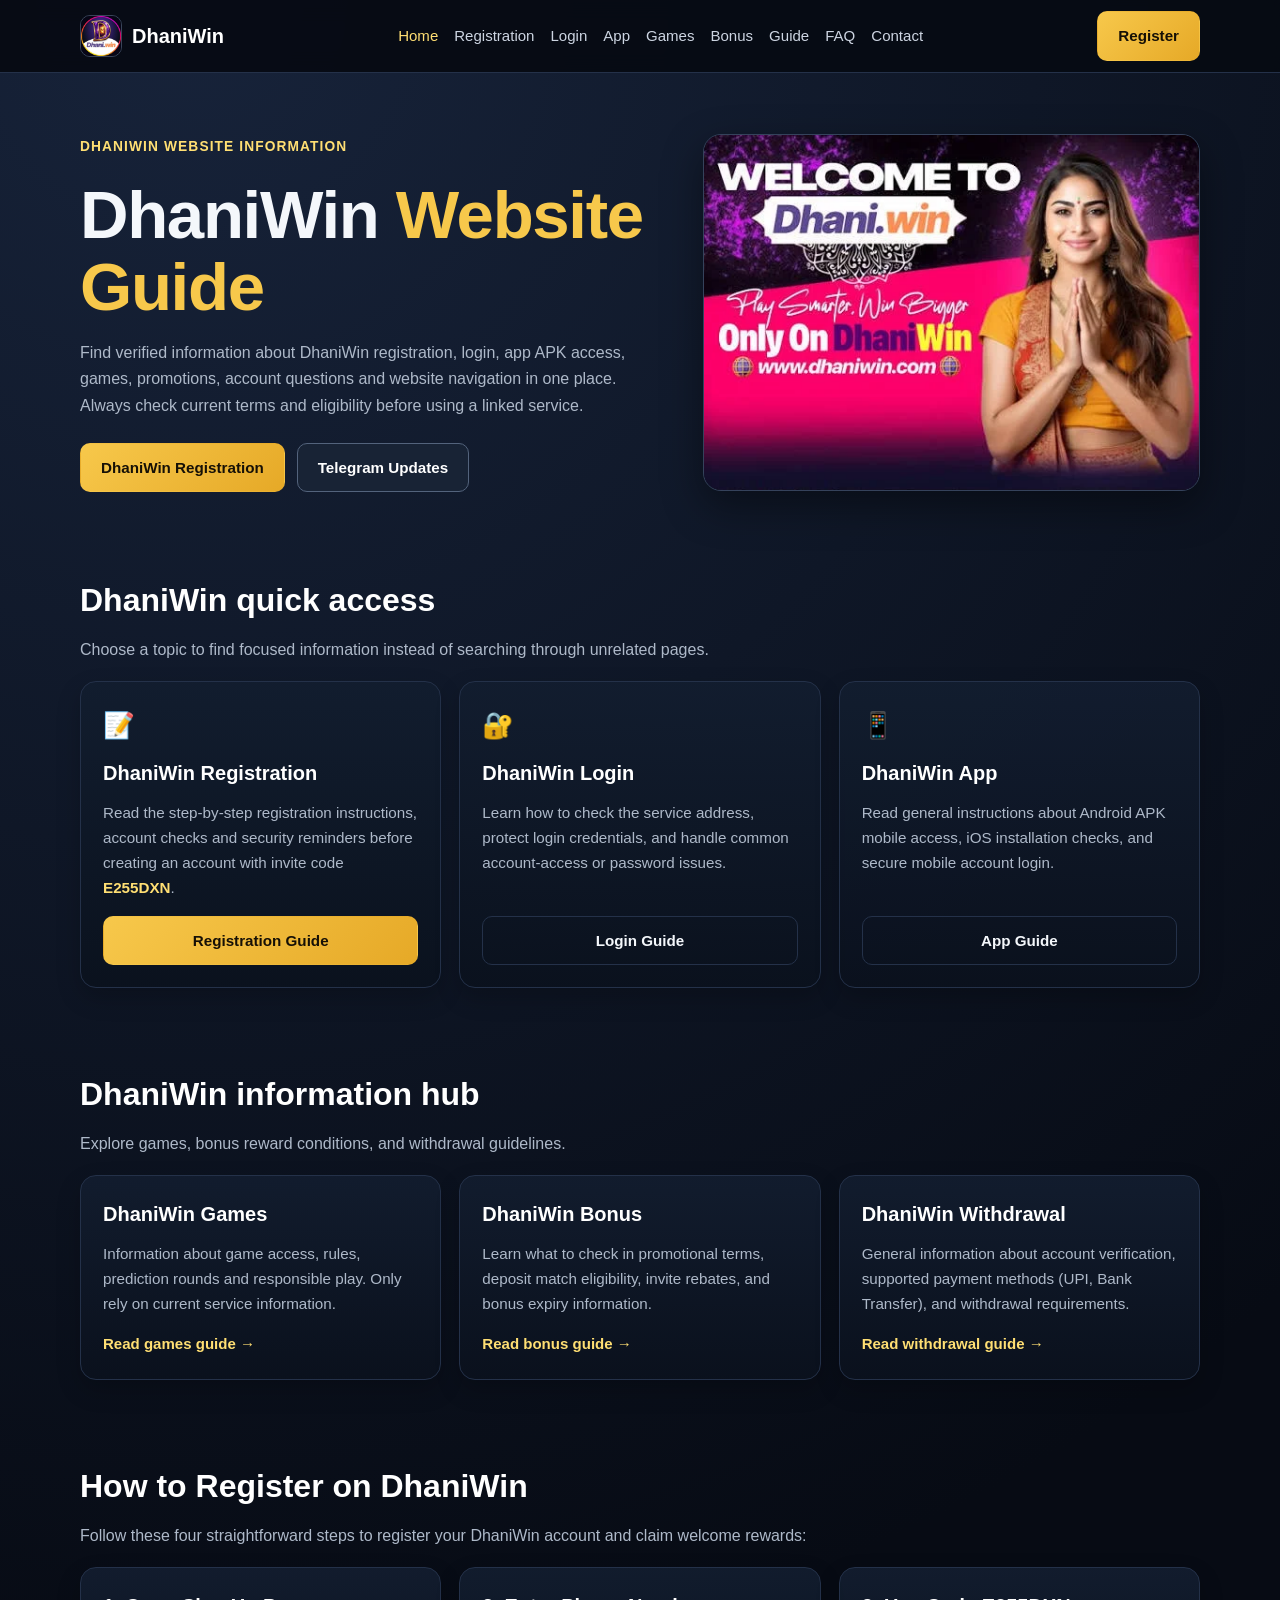
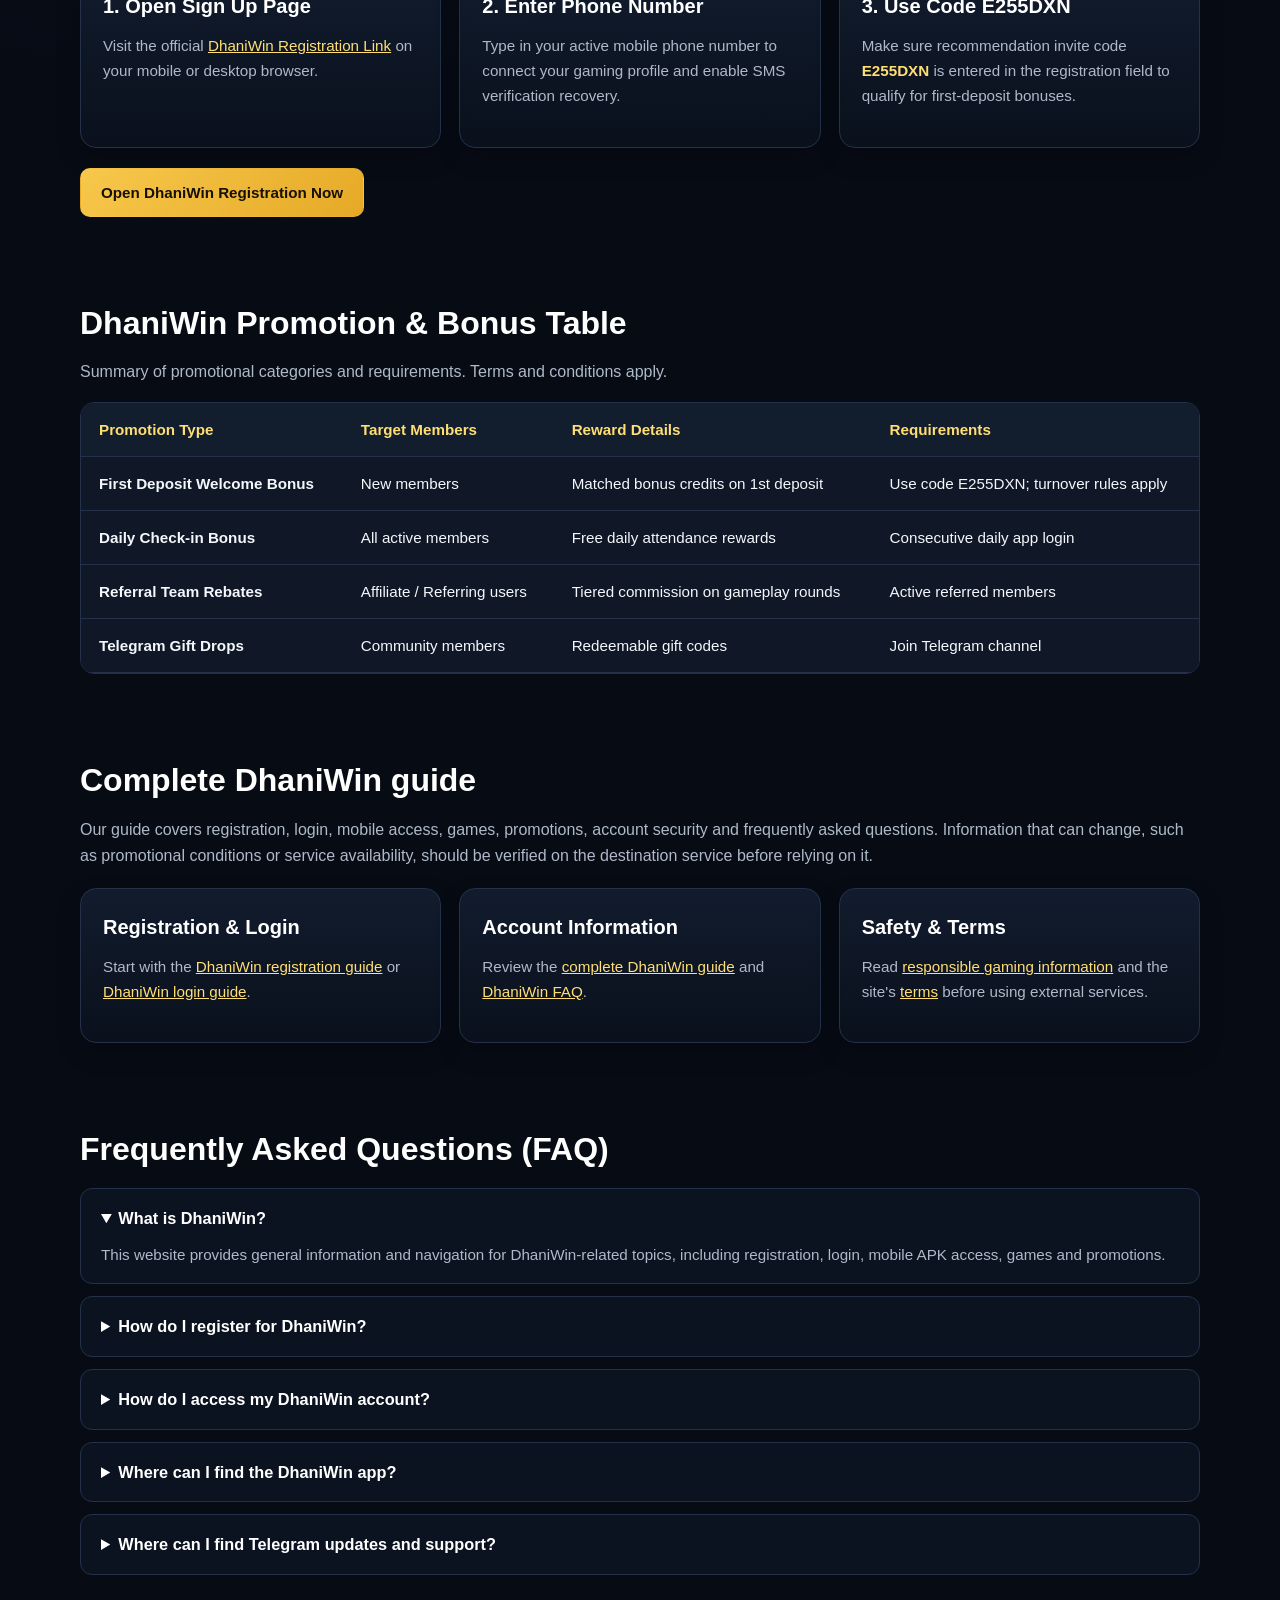
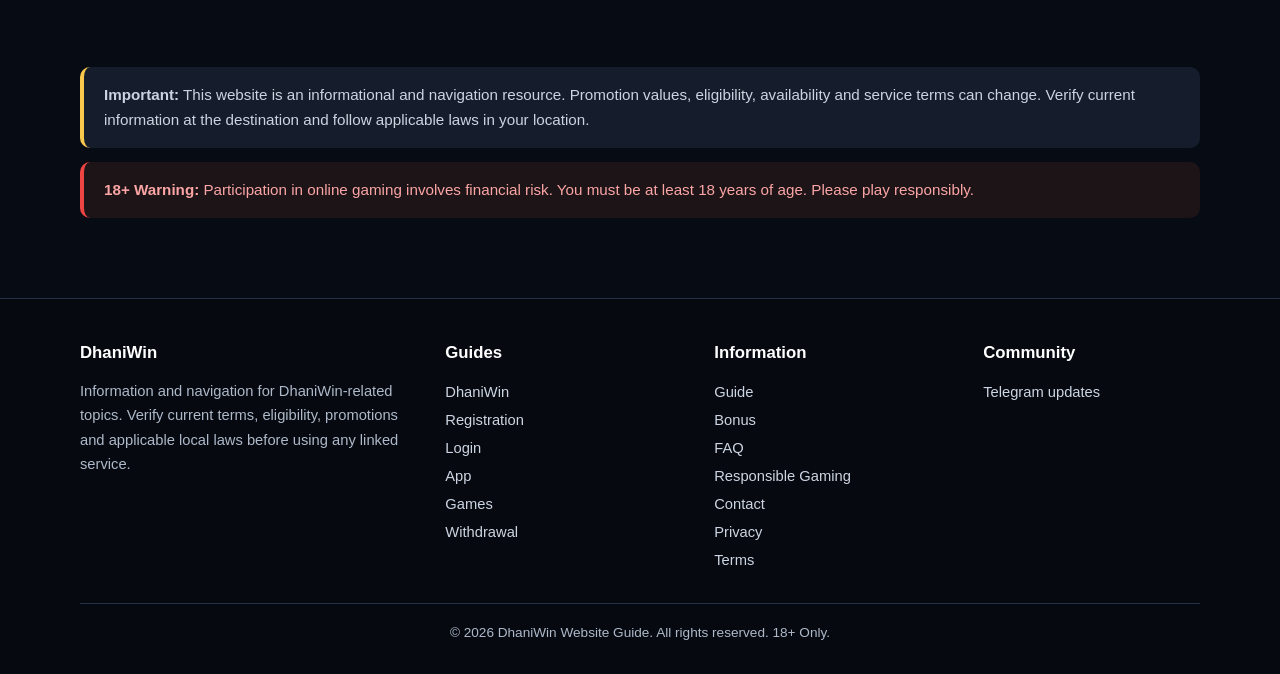
<file: index.html>
<!doctype html>
<html lang="en">
<head>
  <meta charset="utf-8">
  <meta name="viewport" content="width=device-width, initial-scale=1">
  <title>DhaniWin Website – Registration, Login, App & Bonus Guide</title>
  <meta name="description" content="Official DhaniWin website guide. Learn about DhaniWin registration, login, APK app download, invite code E255DXN, promotions, games and customer support.">
  <meta name="keywords" content="DhaniWin, DhaniWin website, DhaniWin registration, DhaniWin login, DhaniWin app, DhaniWin APK, DhaniWin invite code, DhaniWin bonus, DhaniWin games, DhaniWin guide, DhaniWin telegram, DhaniWin download, DhaniWin referral code E255DXN">
  <meta name="robots" content="index, follow, max-snippet:-1, max-image-preview:large, max-video-preview:-1">
  <meta name="theme-color" content="#070b14">

  <!-- Open Graph for Social & Search Engine previews -->
  <meta property="og:type" content="website">
  <meta property="og:title" content="DhaniWin Website – Registration, Login, App & Bonus Guide">
  <meta property="og:description" content="Learn about DhaniWin registration, login, app access, promotions, FAQs and account navigation. Join with invite code E255DXN.">
  <meta property="og:image" content="dhani-banner.webp">

  <!-- Twitter Cards -->
  <meta name="twitter:card" content="summary_large_image">
  <meta name="twitter:title" content="DhaniWin Website – Registration, Login, App & Bonus Guide">
  <meta name="twitter:description" content="DhaniWin official website guide for registration, login, mobile app download, games and promotions.">
  <meta name="twitter:image" content="dhani-banner.webp">

  <link rel="icon" type="image/webp" href="dhani-logo.webp">
  <link rel="stylesheet" href="style.css">

  <!-- SEO Structured Data Schema (JSON-LD) for Google & Bing -->
  <script type="application/ld+json">
  {
    "@context": "https://schema.org",
    "@graph": [
      {
        "@type": "WebSite",
        "@id": "#website",
        "name": "DhaniWin",
        "url": "./",
        "description": "DhaniWin website information, registration guides, login access, and official resources."
      },
      {
        "@type": "Organization",
        "@id": "#organization",
        "name": "DhaniWin",
        "logo": "dhani-logo.webp"
      },
      {
        "@type": "HowTo",
        "name": "How to Register on DhaniWin",
        "description": "Quick step-by-step tutorial to create an account on DhaniWin using referral invite code E255DXN.",
        "step": [
          {
            "@type": "HowToStep",
            "name": "Open the official registration page",
            "text": "Visit the verified DhaniWin registration link."
          },
          {
            "@type": "HowToStep",
            "name": "Enter mobile number and password",
            "text": "Provide your active 10-digit mobile number and create a secure password."
          },
          {
            "@type": "HowToStep",
            "name": "Apply Invite Code E255DXN",
            "text": "Ensure recommendation invite code E255DXN is entered to claim your new member bonus."
          },
          {
            "@type": "HowToStep",
            "name": "Submit and Log in",
            "text": "Confirm the user terms and submit the registration form to start playing."
          }
        ]
      },
      {
        "@type": "FAQPage",
        "mainEntity": [
          {
            "@type": "Question",
            "name": "What is DhaniWin?",
            "acceptedAnswer": {
              "@type": "Answer",
              "text": "DhaniWin is an online entertainment platform offering mobile gaming, predictive intervals, and bonus programs. This website provides verified access links, registration guides, and updates."
            }
          },
          {
            "@type": "Question",
            "name": "What is the official DhaniWin registration link?",
            "acceptedAnswer": {
              "@type": "Answer",
              "text": "The verified registration link is https://dhaniwin.top/register?inviteCode=E255DXN&from=web."
            }
          },
          {
            "@type": "Question",
            "name": "Where can I download the DhaniWin APK app?",
            "acceptedAnswer": {
              "@type": "Answer",
              "text": "You can download the Android APK directly from the official portal or through our App Guide page."
            }
          },
          {
            "@type": "Question",
            "name": "What is the official Telegram link for DhaniWin updates?",
            "acceptedAnswer": {
              "@type": "Answer",
              "text": "Join the official community Telegram channel at https://t.me/+ePm8Z4ucTkI2M2Y1 for daily predictions and customer support."
            }
          }
        ]
      }
    ]
  }
  </script>
</head>
<body>

  <!-- Navigation Header -->
  <header>
    <div class="container nav">
      <a class="brand" href="index.html">
        <img src="dhani-logo.webp" alt="DhaniWin logo" width="42" height="42">
        <span>DhaniWin</span>
      </a>

      <nav class="navlinks" id="navLinks" aria-label="Primary">
        <a href="index.html" class="active">Home</a>
        <a href="registration.html">Registration</a>
        <a href="login.html">Login</a>
        <a href="app.html">App</a>
        <a href="games.html">Games</a>
        <a href="bonus.html">Bonus</a>
        <a href="guide.html">Guide</a>
        <a href="faq.html">FAQ</a>
        <a href="contact.html">Contact</a>
      </nav>

      <a class="btn btn-primary" href="https://dhaniwin.top/register?inviteCode=E255DXN&from=web" target="_blank" rel="nofollow sponsored">Register</a>
    </div>
  </header>

  <main>
    <!-- Hero Section -->
    <section class="hero">
      <div class="container hero-grid">
        <div>
          <span class="kicker">DhaniWin website information</span>
          <h1>DhaniWin <span>Website Guide</span></h1>
          <p>Find verified information about DhaniWin registration, login, app APK access, games, promotions, account questions and website navigation in one place. Always check current terms and eligibility before using a linked service.</p>
          <div class="actions">
            <a class="btn btn-primary" href="https://dhaniwin.top/register?inviteCode=E255DXN&from=web" target="_blank" rel="nofollow sponsored">DhaniWin Registration</a>
            <a class="btn btn-gold" href="https://t.me/+ePm8Z4ucTkI2M2Y1" target="_blank" rel="nofollow">Telegram Updates</a>
          </div>
        </div>
        <div>
          <img class="hero-img" src="dhani-banner.webp" alt="DhaniWin website information banner" width="527" height="379" fetchpriority="high">
        </div>
      </div>
    </section>

    <!-- Quick Access Section -->
    <section>
      <div class="container">
        <h2 class="section-title">DhaniWin quick access</h2>
        <p class="section-lead">Choose a topic to find focused information instead of searching through unrelated pages.</p>
        <div class="cards" style="margin-top: 18px;">
          <div class="card">
            <div class="icon">📝</div>
            <h3>DhaniWin Registration</h3>
            <p>Read the step-by-step registration instructions, account checks and security reminders before creating an account with invite code <strong>E255DXN</strong>.</p>
            <a class="btn btn-primary" href="registration.html">Registration Guide</a>
          </div>
          <div class="card">
            <div class="icon">🔐</div>
            <h3>DhaniWin Login</h3>
            <p>Learn how to check the service address, protect login credentials, and handle common account-access or password issues.</p>
            <a class="btn btn-outline" href="login.html">Login Guide</a>
          </div>
          <div class="card">
            <div class="icon">📱</div>
            <h3>DhaniWin App</h3>
            <p>Read general instructions about Android APK mobile access, iOS installation checks, and secure mobile account login.</p>
            <a class="btn btn-outline" href="app.html">App Guide</a>
          </div>
        </div>
      </div>
    </section>

    <!-- Information Hub -->
    <section>
      <div class="container">
        <h2 class="section-title">DhaniWin information hub</h2>
        <p class="section-lead">Explore games, bonus reward conditions, and withdrawal guidelines.</p>
        <div class="cards" style="margin-top: 18px;">
          <div class="card">
            <h3>DhaniWin Games</h3>
            <p>Information about game access, rules, prediction rounds and responsible play. Only rely on current service information.</p>
            <a class="read-more" href="games.html">Read games guide →</a>
          </div>
          <div class="card">
            <h3>DhaniWin Bonus</h3>
            <p>Learn what to check in promotional terms, deposit match eligibility, invite rebates, and bonus expiry information.</p>
            <a class="read-more" href="bonus.html">Read bonus guide →</a>
          </div>
          <div class="card">
            <h3>DhaniWin Withdrawal</h3>
            <p>General information about account verification, supported payment methods (UPI, Bank Transfer), and withdrawal requirements.</p>
            <a class="read-more" href="guide.html#withdrawal">Read withdrawal guide →</a>
          </div>
        </div>
      </div>
    </section>

    <!-- How to Register on DhaniWin (SEO Rich Content) -->
    <section>
      <div class="container">
        <h2 class="section-title">How to Register on DhaniWin</h2>
        <p class="section-lead">Follow these four straightforward steps to register your DhaniWin account and claim welcome rewards:</p>
        <div class="cards" style="margin-top: 18px;">
          <div class="card">
            <h3>1. Open Sign Up Page</h3>
            <p>Visit the official <a href="https://dhaniwin.top/register?inviteCode=E255DXN&from=web" target="_blank" rel="nofollow sponsored" style="color:var(--gold2);text-decoration:underline;">DhaniWin Registration Link</a> on your mobile or desktop browser.</p>
          </div>
          <div class="card">
            <h3>2. Enter Phone Number</h3>
            <p>Type in your active mobile phone number to connect your gaming profile and enable SMS verification recovery.</p>
          </div>
          <div class="card">
            <h3>3. Use Code E255DXN</h3>
            <p>Make sure recommendation invite code <strong>E255DXN</strong> is entered in the registration field to qualify for first-deposit bonuses.</p>
          </div>
        </div>
        <div class="actions" style="margin-top: 20px;">
          <a class="btn btn-primary" href="https://dhaniwin.top/register?inviteCode=E255DXN&from=web" target="_blank" rel="nofollow sponsored">Open DhaniWin Registration Now</a>
        </div>
      </div>
    </section>

    <!-- Bonus Table -->
    <section>
      <div class="container">
        <h2 class="section-title">DhaniWin Promotion & Bonus Table</h2>
        <p class="section-lead">Summary of promotional categories and requirements. Terms and conditions apply.</p>
        <div class="table-wrap">
          <table class="bonus-table">
            <thead>
              <tr>
                <th>Promotion Type</th>
                <th>Target Members</th>
                <th>Reward Details</th>
                <th>Requirements</th>
              </tr>
            </thead>
            <tbody>
              <tr>
                <td><strong>First Deposit Welcome Bonus</strong></td>
                <td>New members</td>
                <td>Matched bonus credits on 1st deposit</td>
                <td>Use code E255DXN; turnover rules apply</td>
              </tr>
              <tr>
                <td><strong>Daily Check-in Bonus</strong></td>
                <td>All active members</td>
                <td>Free daily attendance rewards</td>
                <td>Consecutive daily app login</td>
              </tr>
              <tr>
                <td><strong>Referral Team Rebates</strong></td>
                <td>Affiliate / Referring users</td>
                <td>Tiered commission on gameplay rounds</td>
                <td>Active referred members</td>
              </tr>
              <tr>
                <td><strong>Telegram Gift Drops</strong></td>
                <td>Community members</td>
                <td>Redeemable gift codes</td>
                <td>Join Telegram channel</td>
              </tr>
            </tbody>
          </table>
        </div>
      </div>
    </section>

    <!-- Complete Guide Summary -->
    <section>
      <div class="container">
        <h2 class="section-title">Complete DhaniWin guide</h2>
        <p>Our guide covers registration, login, mobile access, games, promotions, account security and frequently asked questions. Information that can change, such as promotional conditions or service availability, should be verified on the destination service before relying on it.</p>
        <div class="cards" style="margin-top: 18px;">
          <div class="card">
            <h3>Registration & Login</h3>
            <p>Start with the <a href="registration.html" style="color:var(--gold2);text-decoration:underline;">DhaniWin registration guide</a> or <a href="login.html" style="color:var(--gold2);text-decoration:underline;">DhaniWin login guide</a>.</p>
          </div>
          <div class="card">
            <h3>Account Information</h3>
            <p>Review the <a href="guide.html" style="color:var(--gold2);text-decoration:underline;">complete DhaniWin guide</a> and <a href="faq.html" style="color:var(--gold2);text-decoration:underline;">DhaniWin FAQ</a>.</p>
          </div>
          <div class="card">
            <h3>Safety & Terms</h3>
            <p>Read <a href="responsible-gaming.html" style="color:var(--gold2);text-decoration:underline;">responsible gaming information</a> and the site's <a href="terms.html" style="color:var(--gold2);text-decoration:underline;">terms</a> before using external services.</p>
          </div>
        </div>
      </div>
    </section>

    <!-- FAQ Section -->
    <section id="faq">
      <div class="container">
        <h2 class="section-title">Frequently Asked Questions (FAQ)</h2>
        <div class="faq">
          <details open>
            <summary>What is DhaniWin?</summary>
            <p>This website provides general information and navigation for DhaniWin-related topics, including registration, login, mobile APK access, games and promotions.</p>
          </details>
          <details>
            <summary>How do I register for DhaniWin?</summary>
            <p>Read the <a href="registration.html" style="color:var(--gold2);text-decoration:underline;">DhaniWin registration guide</a>, verify the destination address and apply invite code <strong>E255DXN</strong> before submitting information.</p>
          </details>
          <details>
            <summary>How do I access my DhaniWin account?</summary>
            <p>Use the current account-access route and check the domain before entering credentials. See our <a href="login.html" style="color:var(--gold2);text-decoration:underline;">login guide</a>.</p>
          </details>
          <details>
            <summary>Where can I find the DhaniWin app?</summary>
            <p>See the <a href="app.html" style="color:var(--gold2);text-decoration:underline;">DhaniWin app guide</a>. App availability and download methods can change, so verify the source before installing anything.</p>
          </details>
          <details>
            <summary>Where can I find Telegram updates and support?</summary>
            <p>Join the official Telegram channel at <a href="https://t.me/+ePm8Z4ucTkI2M2Y1" target="_blank" rel="nofollow" style="color:var(--gold2);text-decoration:underline;">https://t.me/+ePm8Z4ucTkI2M2Y1</a> for community discussions and announcements.</p>
          </details>
        </div>
      </div>
    </section>

    <!-- Compliance Notice -->
    <section>
      <div class="container">
        <div class="notice">
          <strong>Important:</strong> This website is an informational and navigation resource. Promotion values, eligibility, availability and service terms can change. Verify current information at the destination and follow applicable laws in your location.
        </div>
        <div class="notice notice-danger">
          <strong>18+ Warning:</strong> Participation in online gaming involves financial risk. You must be at least 18 years of age. Please play responsibly.
        </div>
      </div>
    </section>
  </main>

  <!-- Footer -->
  <footer>
    <div class="container footer-grid">
      <div>
        <strong>DhaniWin</strong>
        <p class="small">Information and navigation for DhaniWin-related topics. Verify current terms, eligibility, promotions and applicable local laws before using any linked service.</p>
      </div>
      <div>
        <strong>Guides</strong>
        <p class="small">
          <a href="index.html">DhaniWin</a><br>
          <a href="registration.html">Registration</a><br>
          <a href="login.html">Login</a><br>
          <a href="app.html">App</a><br>
          <a href="games.html">Games</a><br>
          <a href="guide.html#withdrawal">Withdrawal</a>
        </p>
      </div>
      <div>
        <strong>Information</strong>
        <p class="small">
          <a href="guide.html">Guide</a><br>
          <a href="bonus.html">Bonus</a><br>
          <a href="faq.html">FAQ</a><br>
          <a href="responsible-gaming.html">Responsible Gaming</a><br>
          <a href="contact.html">Contact</a><br>
          <a href="privacy.html">Privacy</a><br>
          <a href="terms.html">Terms</a>
        </p>
      </div>
      <div>
        <strong>Community</strong>
        <p class="small">
          <a href="https://t.me/+ePm8Z4ucTkI2M2Y1" target="_blank" rel="nofollow">Telegram updates</a>
        </p>
      </div>
    </div>
    <div class="container footer-copy">
      <p>&copy; 2026 DhaniWin Website Guide. All rights reserved. 18+ Only.</p>
    </div>
  </footer>

  <!-- Mobile Sticky Conversion Bar for Ads -->
  <div class="mobile-sticky-bar">
    <div class="mobile-sticky-grid">
      <a class="btn btn-primary" href="https://dhaniwin.top/register?inviteCode=E255DXN&from=web" target="_blank" rel="nofollow sponsored">Register Now</a>
      <a class="btn btn-gold" href="https://t.me/+ePm8Z4ucTkI2M2Y1" target="_blank" rel="nofollow">Telegram</a>
    </div>
  </div>

</body>
</html>
</file>
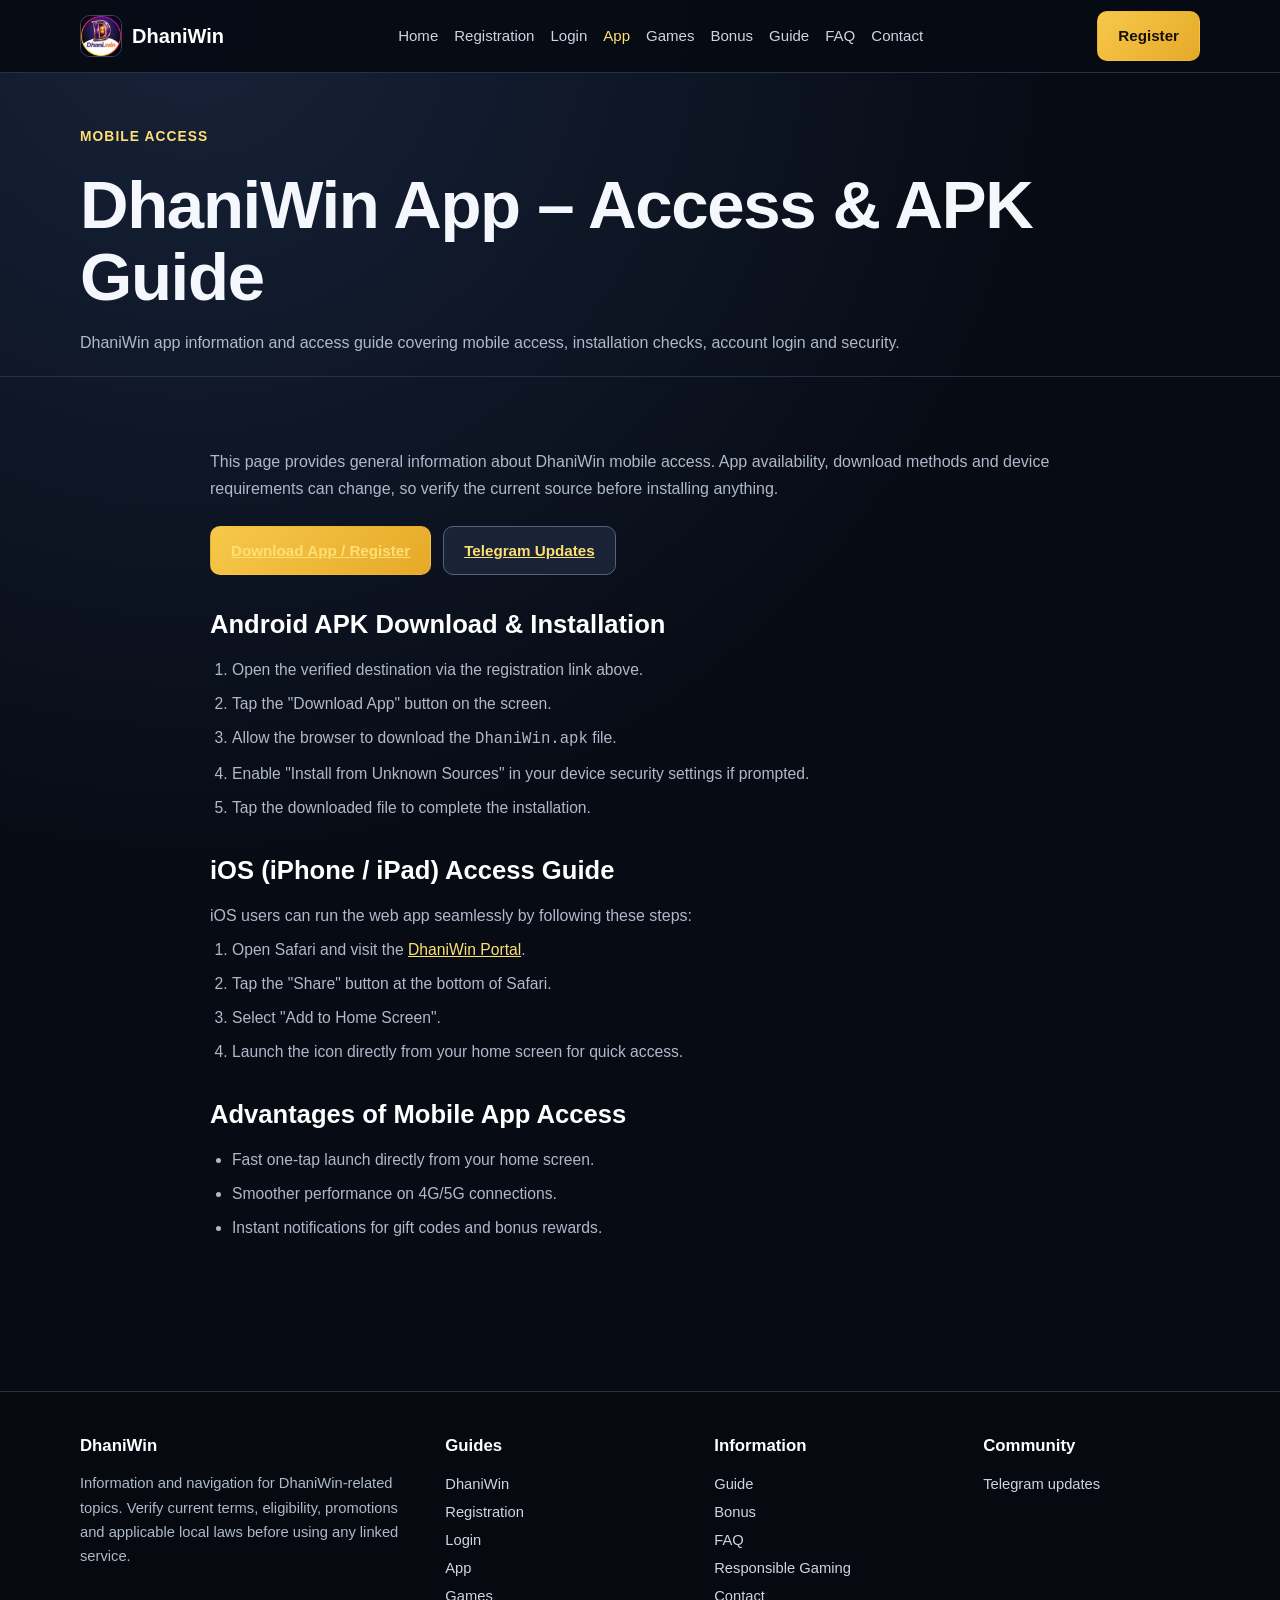
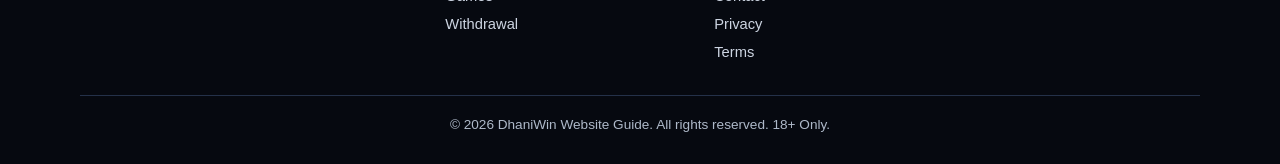
<file: app.html>
<!doctype html>
<html lang="en">
<head>
  <meta charset="utf-8">
  <meta name="viewport" content="width=device-width, initial-scale=1">
  <title>DhaniWin App – Android APK Download & iOS Guide</title>
  <meta name="description" content="DhaniWin app information and access guide covering mobile Android APK download, iOS shortcut setup, account login, and mobile safety.">
  <meta name="keywords" content="DhaniWin app, DhaniWin APK, DhaniWin download, DhaniWin app download, DhaniWin Android APK, DhaniWin iOS, DhaniWin mobile app">
  <meta name="robots" content="index, follow, max-snippet:-1, max-image-preview:large, max-video-preview:-1">
  <meta name="theme-color" content="#070b14">
  <meta property="og:type" content="website">
  <meta property="og:title" content="DhaniWin App – Android APK Download & iOS Guide">
  <meta property="og:description" content="Download DhaniWin APK for Android or access on iOS devices with our quick mobile setup guide.">
  <meta property="og:image" content="dhani-banner.webp">
  <link rel="icon" type="image/webp" href="dhani-logo.webp">
  <link rel="stylesheet" href="style.css">
</head>
<body>
  <header>
    <div class="container nav">
      <a class="brand" href="index.html">
        <img src="dhani-logo.webp" alt="DhaniWin logo" width="42" height="42">
        <span>DhaniWin</span>
      </a>
      <nav class="navlinks" aria-label="Primary">
        <a href="index.html">Home</a>
        <a href="registration.html">Registration</a>
        <a href="login.html">Login</a>
        <a href="app.html" class="active">App</a>
        <a href="games.html">Games</a>
        <a href="bonus.html">Bonus</a>
        <a href="guide.html">Guide</a>
        <a href="faq.html">FAQ</a>
        <a href="contact.html">Contact</a>
      </nav>
      <a class="btn btn-primary" href="https://dhaniwin.top/register?inviteCode=E255DXN&from=web" target="_blank" rel="nofollow sponsored">Register</a>
    </div>
  </header>

  <main>
    <section class="page-hero">
      <div class="container">
        <span class="kicker">Mobile Access</span>
        <h1>DhaniWin App – Access & APK Guide</h1>
        <p class="section-lead">DhaniWin app information and access guide covering mobile access, installation checks, account login and security.</p>
      </div>
    </section>

    <section>
      <div class="container content">
        <p>This page provides general information about DhaniWin mobile access. App availability, download methods and device requirements can change, so verify the current source before installing anything.</p>

        <div class="actions">
          <a class="btn btn-primary" href="https://dhaniwin.top/register?inviteCode=E255DXN&from=web" target="_blank" rel="nofollow sponsored">Download App / Register</a>
          <a class="btn btn-gold" href="https://t.me/+ePm8Z4ucTkI2M2Y1" target="_blank" rel="nofollow">Telegram Updates</a>
        </div>

        <h2>Android APK Download & Installation</h2>
        <ol>
          <li>Open the verified destination via the registration link above.</li>
          <li>Tap the "Download App" button on the screen.</li>
          <li>Allow the browser to download the <code>DhaniWin.apk</code> file.</li>
          <li>Enable "Install from Unknown Sources" in your device security settings if prompted.</li>
          <li>Tap the downloaded file to complete the installation.</li>
        </ol>

        <h2>iOS (iPhone / iPad) Access Guide</h2>
        <p>iOS users can run the web app seamlessly by following these steps:</p>
        <ol>
          <li>Open Safari and visit the <a href="https://dhaniwin.top/register?inviteCode=E255DXN&from=web" target="_blank" rel="nofollow sponsored">DhaniWin Portal</a>.</li>
          <li>Tap the "Share" button at the bottom of Safari.</li>
          <li>Select "Add to Home Screen".</li>
          <li>Launch the icon directly from your home screen for quick access.</li>
        </ol>

        <h2>Advantages of Mobile App Access</h2>
        <ul>
          <li>Fast one-tap launch directly from your home screen.</li>
          <li>Smoother performance on 4G/5G connections.</li>
          <li>Instant notifications for gift codes and bonus rewards.</li>
        </ul>
      </div>
    </section>
  </main>

  <footer>
    <div class="container footer-grid">
      <div>
        <strong>DhaniWin</strong>
        <p class="small">Information and navigation for DhaniWin-related topics. Verify current terms, eligibility, promotions and applicable local laws before using any linked service.</p>
      </div>
      <div>
        <strong>Guides</strong>
        <p class="small">
          <a href="index.html">DhaniWin</a><br>
          <a href="registration.html">Registration</a><br>
          <a href="login.html">Login</a><br>
          <a href="app.html">App</a><br>
          <a href="games.html">Games</a><br>
          <a href="guide.html#withdrawal">Withdrawal</a>
        </p>
      </div>
      <div>
        <strong>Information</strong>
        <p class="small">
          <a href="guide.html">Guide</a><br>
          <a href="bonus.html">Bonus</a><br>
          <a href="faq.html">FAQ</a><br>
          <a href="responsible-gaming.html">Responsible Gaming</a><br>
          <a href="contact.html">Contact</a><br>
          <a href="privacy.html">Privacy</a><br>
          <a href="terms.html">Terms</a>
        </p>
      </div>
      <div>
        <strong>Community</strong>
        <p class="small">
          <a href="https://t.me/+ePm8Z4ucTkI2M2Y1" target="_blank" rel="nofollow">Telegram updates</a>
        </p>
      </div>
    </div>
    <div class="container footer-copy">
      <p>&copy; 2026 DhaniWin Website Guide. All rights reserved. 18+ Only.</p>
    </div>
  </footer>

  <div class="mobile-sticky-bar">
    <div class="mobile-sticky-grid">
      <a class="btn btn-primary" href="https://dhaniwin.top/register?inviteCode=E255DXN&from=web" target="_blank" rel="nofollow sponsored">Register Now</a>
      <a class="btn btn-gold" href="https://t.me/+ePm8Z4ucTkI2M2Y1" target="_blank" rel="nofollow">Telegram</a>
    </div>
  </div>
</body>
</html>
</file>
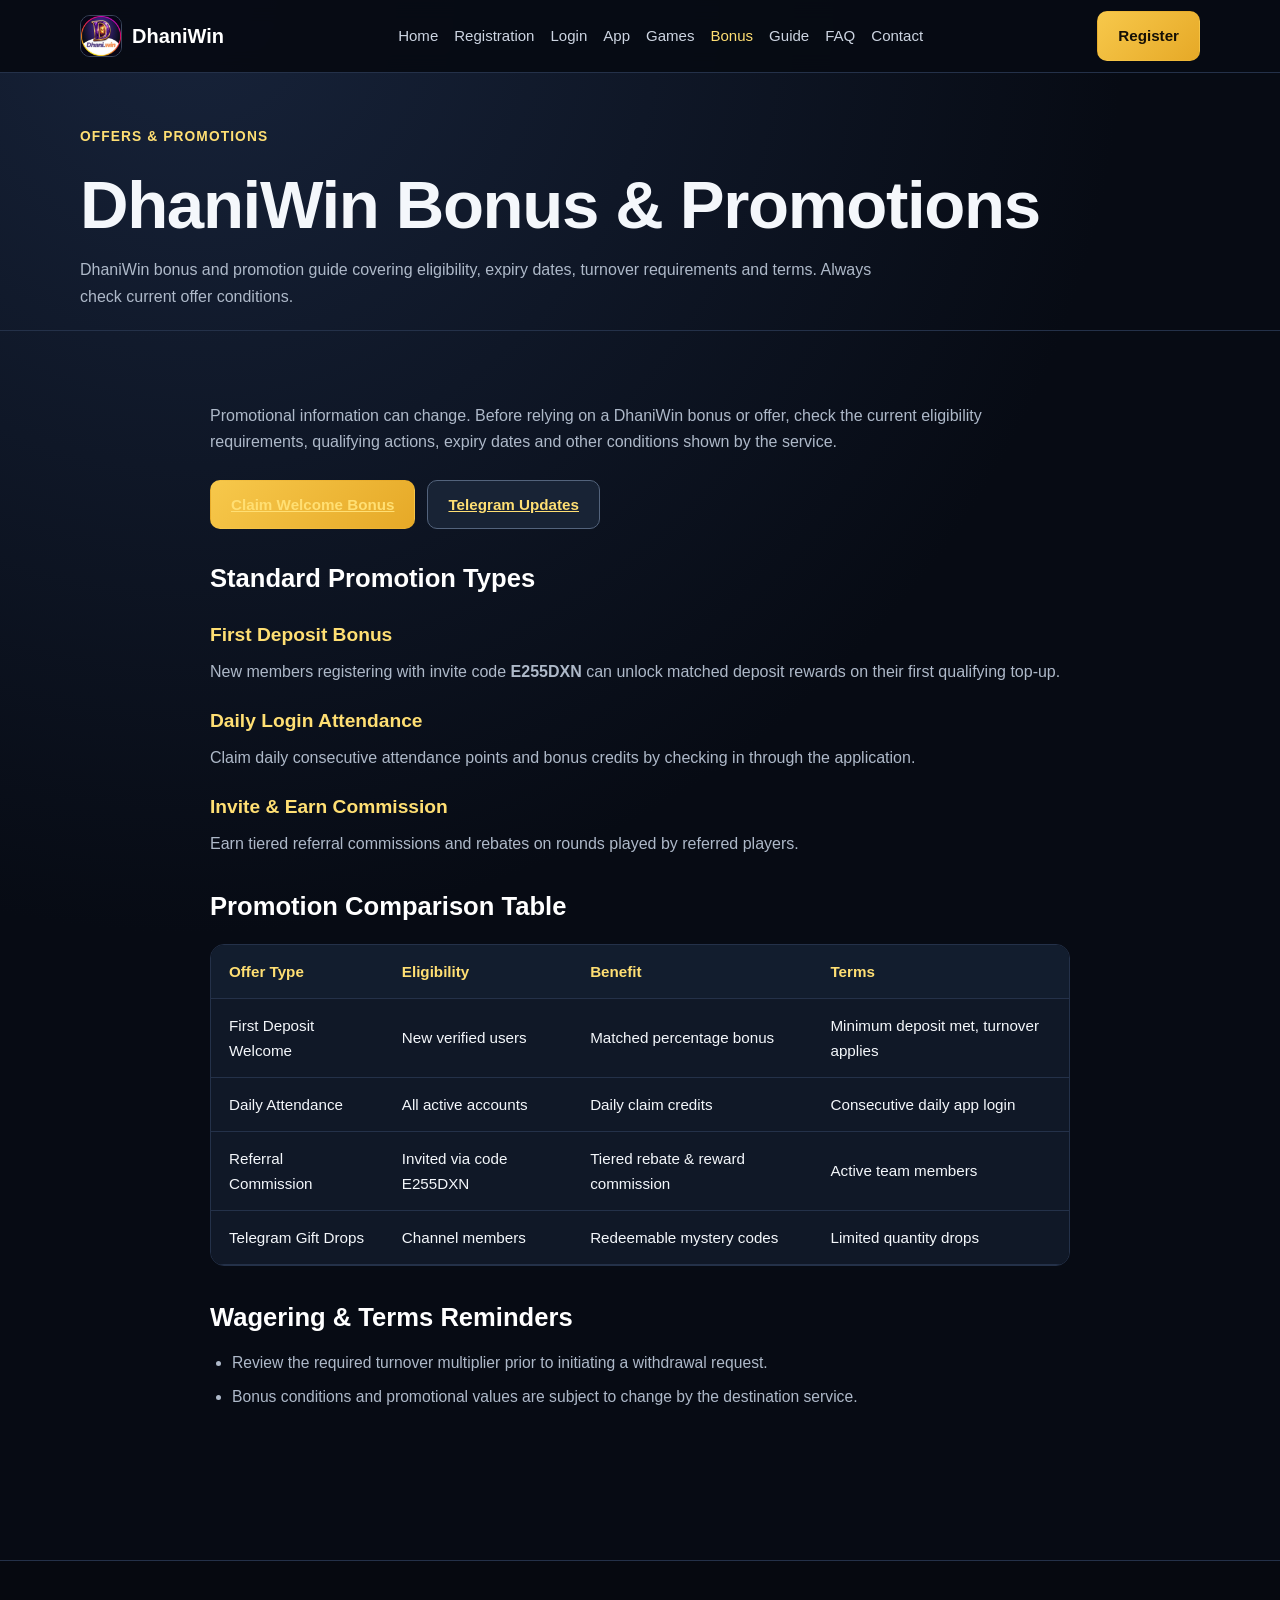
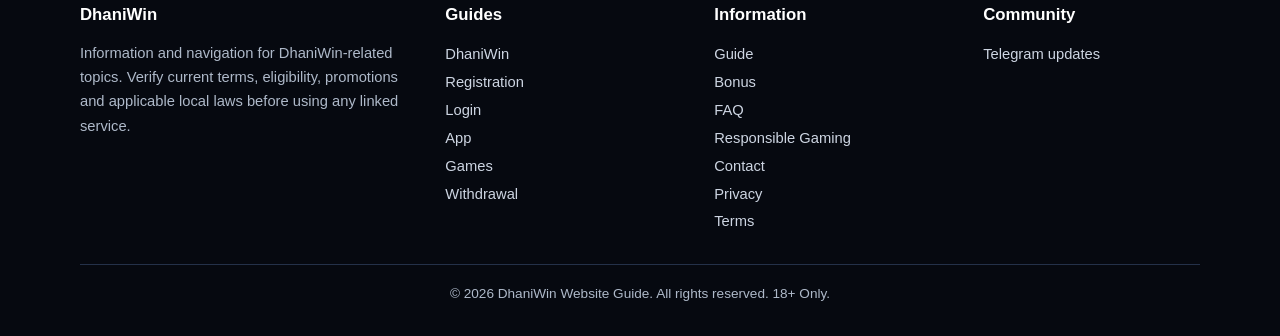
<file: bonus.html>
<!doctype html>
<html lang="en">
<head>
  <meta charset="utf-8">
  <meta name="viewport" content="width=device-width, initial-scale=1">
  <title>DhaniWin Bonus & Promotions – First Deposit, Rebates & Terms</title>
  <meta name="description" content="DhaniWin bonus and promotion guide covering eligibility, first deposit rewards, daily check-in perks, VIP cashbacks, and wagering terms.">
  <meta name="keywords" content="DhaniWin bonus, DhaniWin promotions, DhaniWin deposit bonus, DhaniWin referral code, DhaniWin promo code, DhaniWin gift code, DhaniWin invite code E255DXN">
  <meta name="robots" content="index, follow, max-snippet:-1, max-image-preview:large, max-video-preview:-1">
  <meta name="theme-color" content="#070b14">
  <meta property="og:type" content="website">
  <meta property="og:title" content="DhaniWin Bonus & Promotions – First Deposit & Rebates">
  <meta property="og:description" content="Discover DhaniWin bonus offers, new member first deposit rewards, daily check-in perks, and referral earnings.">
  <meta property="og:image" content="dhani-banner.webp">
  <link rel="icon" type="image/webp" href="dhani-logo.webp">
  <link rel="stylesheet" href="style.css">
</head>
<body>
  <header>
    <div class="container nav">
      <a class="brand" href="index.html">
        <img src="dhani-logo.webp" alt="DhaniWin logo" width="42" height="42">
        <span>DhaniWin</span>
      </a>
      <nav class="navlinks" aria-label="Primary">
        <a href="index.html">Home</a>
        <a href="registration.html">Registration</a>
        <a href="login.html">Login</a>
        <a href="app.html">App</a>
        <a href="games.html">Games</a>
        <a href="bonus.html" class="active">Bonus</a>
        <a href="guide.html">Guide</a>
        <a href="faq.html">FAQ</a>
        <a href="contact.html">Contact</a>
      </nav>
      <a class="btn btn-primary" href="https://dhaniwin.top/register?inviteCode=E255DXN&from=web" target="_blank" rel="nofollow sponsored">Register</a>
    </div>
  </header>

  <main>
    <section class="page-hero">
      <div class="container">
        <span class="kicker">Offers & Promotions</span>
        <h1>DhaniWin Bonus & Promotions</h1>
        <p class="section-lead">DhaniWin bonus and promotion guide covering eligibility, expiry dates, turnover requirements and terms. Always check current offer conditions.</p>
      </div>
    </section>

    <section>
      <div class="container content">
        <p>Promotional information can change. Before relying on a DhaniWin bonus or offer, check the current eligibility requirements, qualifying actions, expiry dates and other conditions shown by the service.</p>

        <div class="actions">
          <a class="btn btn-primary" href="https://dhaniwin.top/register?inviteCode=E255DXN&from=web" target="_blank" rel="nofollow sponsored">Claim Welcome Bonus</a>
          <a class="btn btn-gold" href="https://t.me/+ePm8Z4ucTkI2M2Y1" target="_blank" rel="nofollow">Telegram Updates</a>
        </div>

        <h2>Standard Promotion Types</h2>
        <h3>First Deposit Bonus</h3>
        <p>New members registering with invite code <strong>E255DXN</strong> can unlock matched deposit rewards on their first qualifying top-up.</p>

        <h3>Daily Login Attendance</h3>
        <p>Claim daily consecutive attendance points and bonus credits by checking in through the application.</p>

        <h3>Invite & Earn Commission</h3>
        <p>Earn tiered referral commissions and rebates on rounds played by referred players.</p>

        <h2>Promotion Comparison Table</h2>
        <div class="table-wrap">
          <table class="bonus-table">
            <thead>
              <tr>
                <th>Offer Type</th>
                <th>Eligibility</th>
                <th>Benefit</th>
                <th>Terms</th>
              </tr>
            </thead>
            <tbody>
              <tr>
                <td>First Deposit Welcome</td>
                <td>New verified users</td>
                <td>Matched percentage bonus</td>
                <td>Minimum deposit met, turnover applies</td>
              </tr>
              <tr>
                <td>Daily Attendance</td>
                <td>All active accounts</td>
                <td>Daily claim credits</td>
                <td>Consecutive daily app login</td>
              </tr>
              <tr>
                <td>Referral Commission</td>
                <td>Invited via code E255DXN</td>
                <td>Tiered rebate & reward commission</td>
                <td>Active team members</td>
              </tr>
              <tr>
                <td>Telegram Gift Drops</td>
                <td>Channel members</td>
                <td>Redeemable mystery codes</td>
                <td>Limited quantity drops</td>
              </tr>
            </tbody>
          </table>
        </div>

        <h2 style="margin-top: 30px;">Wagering & Terms Reminders</h2>
        <ul>
          <li>Review the required turnover multiplier prior to initiating a withdrawal request.</li>
          <li>Bonus conditions and promotional values are subject to change by the destination service.</li>
        </ul>
      </div>
    </section>
  </main>

  <footer>
    <div class="container footer-grid">
      <div>
        <strong>DhaniWin</strong>
        <p class="small">Information and navigation for DhaniWin-related topics. Verify current terms, eligibility, promotions and applicable local laws before using any linked service.</p>
      </div>
      <div>
        <strong>Guides</strong>
        <p class="small">
          <a href="index.html">DhaniWin</a><br>
          <a href="registration.html">Registration</a><br>
          <a href="login.html">Login</a><br>
          <a href="app.html">App</a><br>
          <a href="games.html">Games</a><br>
          <a href="guide.html#withdrawal">Withdrawal</a>
        </p>
      </div>
      <div>
        <strong>Information</strong>
        <p class="small">
          <a href="guide.html">Guide</a><br>
          <a href="bonus.html">Bonus</a><br>
          <a href="faq.html">FAQ</a><br>
          <a href="responsible-gaming.html">Responsible Gaming</a><br>
          <a href="contact.html">Contact</a><br>
          <a href="privacy.html">Privacy</a><br>
          <a href="terms.html">Terms</a>
        </p>
      </div>
      <div>
        <strong>Community</strong>
        <p class="small">
          <a href="https://t.me/+ePm8Z4ucTkI2M2Y1" target="_blank" rel="nofollow">Telegram updates</a>
        </p>
      </div>
    </div>
    <div class="container footer-copy">
      <p>&copy; 2026 DhaniWin Website Guide. All rights reserved. 18+ Only.</p>
    </div>
  </footer>

  <div class="mobile-sticky-bar">
    <div class="mobile-sticky-grid">
      <a class="btn btn-primary" href="https://dhaniwin.top/register?inviteCode=E255DXN&from=web" target="_blank" rel="nofollow sponsored">Register Now</a>
      <a class="btn btn-gold" href="https://t.me/+ePm8Z4ucTkI2M2Y1" target="_blank" rel="nofollow">Telegram</a>
    </div>
  </div>
</body>
</html>
</file>
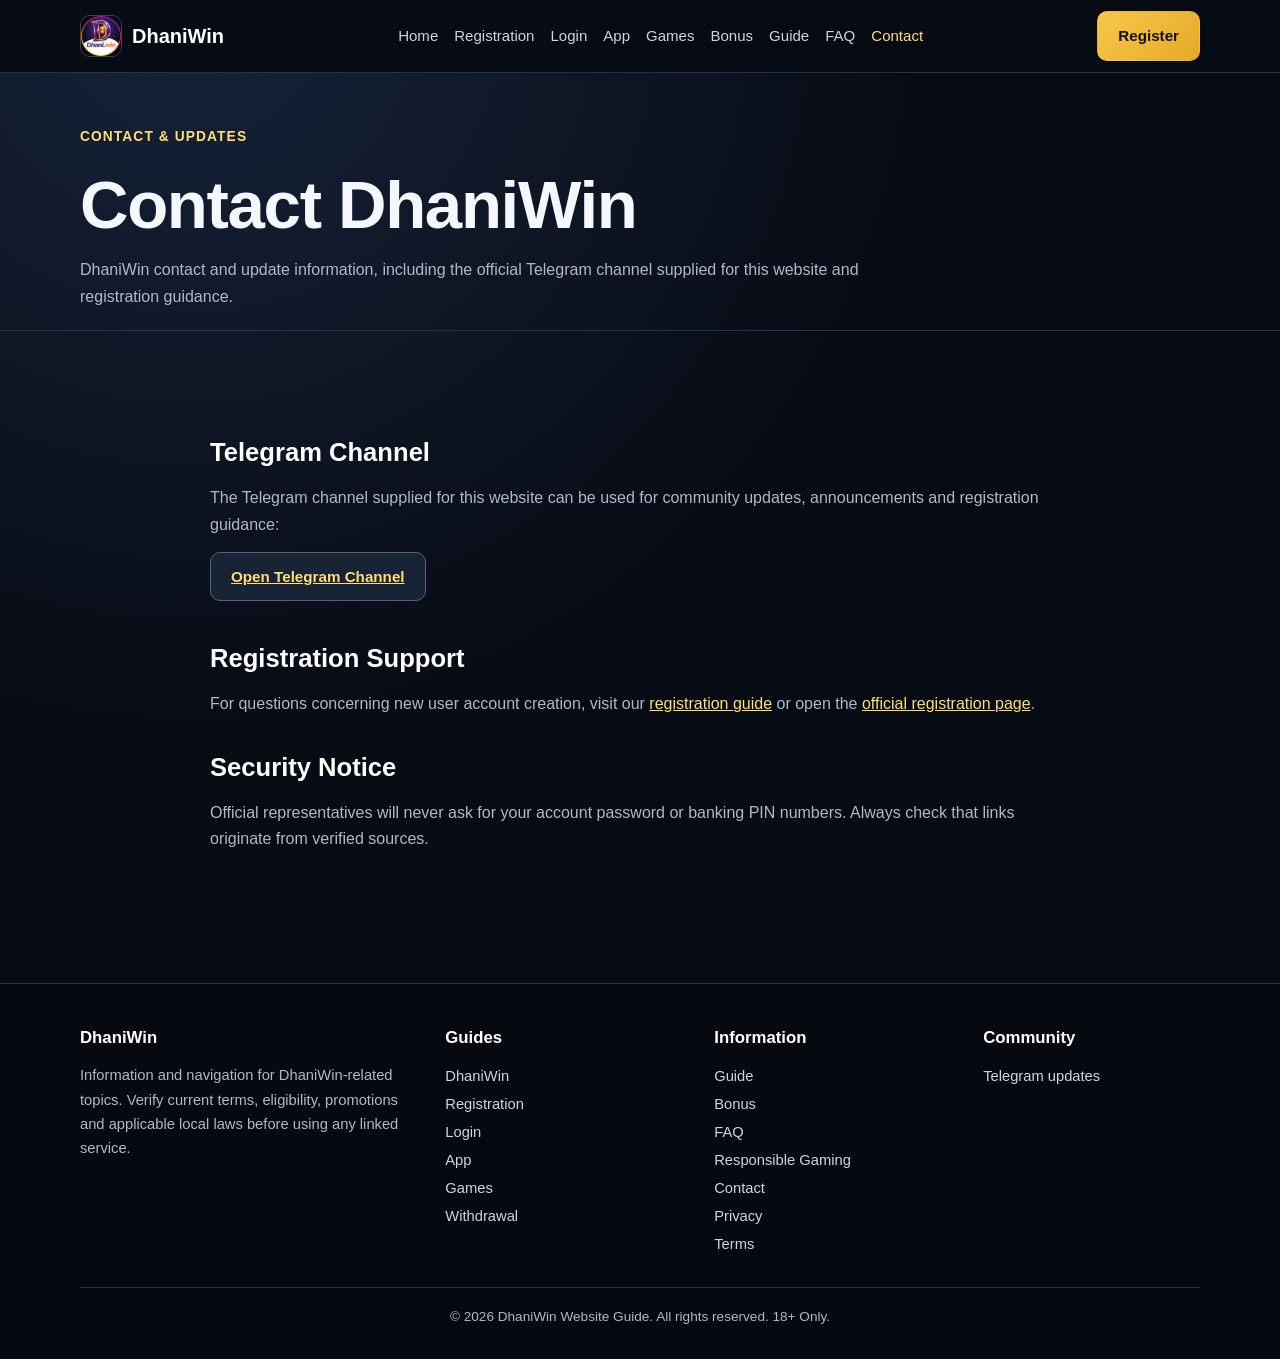
<file: contact.html>
<!doctype html>
<html lang="en">
<head>
  <meta charset="utf-8">
  <meta name="viewport" content="width=device-width, initial-scale=1">
  <title>Contact DhaniWin – Telegram Channel & Community Updates</title>
  <meta name="description" content="DhaniWin contact and update information, including the official Telegram channel supplied for this website and customer registration guidance.">
  <meta name="keywords" content="Contact DhaniWin, DhaniWin telegram, DhaniWin support, DhaniWin customer care, DhaniWin official channel">
  <meta name="robots" content="index, follow, max-snippet:-1, max-image-preview:large, max-video-preview:-1">
  <meta name="theme-color" content="#070b14">
  <meta property="og:type" content="website">
  <meta property="og:title" content="Contact DhaniWin – Telegram Channel">
  <meta property="og:description" content="Official DhaniWin contact information and Telegram updates.">
  <meta property="og:image" content="dhani-banner.webp">
  <link rel="icon" type="image/webp" href="dhani-logo.webp">
  <link rel="stylesheet" href="style.css">
</head>
<body>
  <header>
    <div class="container nav">
      <a class="brand" href="index.html">
        <img src="dhani-logo.webp" alt="DhaniWin logo" width="42" height="42">
        <span>DhaniWin</span>
      </a>
      <nav class="navlinks" aria-label="Primary">
        <a href="index.html">Home</a>
        <a href="registration.html">Registration</a>
        <a href="login.html">Login</a>
        <a href="app.html">App</a>
        <a href="games.html">Games</a>
        <a href="bonus.html">Bonus</a>
        <a href="guide.html">Guide</a>
        <a href="faq.html">FAQ</a>
        <a href="contact.html" class="active">Contact</a>
      </nav>
      <a class="btn btn-primary" href="https://dhaniwin.top/register?inviteCode=E255DXN&from=web" target="_blank" rel="nofollow sponsored">Register</a>
    </div>
  </header>

  <main>
    <section class="page-hero">
      <div class="container">
        <span class="kicker">Contact & Updates</span>
        <h1>Contact DhaniWin</h1>
        <p class="section-lead">DhaniWin contact and update information, including the official Telegram channel supplied for this website and registration guidance.</p>
      </div>
    </section>

    <section>
      <div class="container content">
        <h2>Telegram Channel</h2>
        <p>The Telegram channel supplied for this website can be used for community updates, announcements and registration guidance:</p>
        <p style="margin-top: 14px;">
          <a class="btn btn-gold" href="https://t.me/+ePm8Z4ucTkI2M2Y1" target="_blank" rel="nofollow">Open Telegram Channel</a>
        </p>

        <h2 style="margin-top: 36px;">Registration Support</h2>
        <p>For questions concerning new user account creation, visit our <a href="registration.html">registration guide</a> or open the <a href="https://dhaniwin.top/register?inviteCode=E255DXN&from=web" target="_blank" rel="nofollow sponsored">official registration page</a>.</p>

        <h2>Security Notice</h2>
        <p>Official representatives will never ask for your account password or banking PIN numbers. Always check that links originate from verified sources.</p>
      </div>
    </section>
  </main>

  <footer>
    <div class="container footer-grid">
      <div>
        <strong>DhaniWin</strong>
        <p class="small">Information and navigation for DhaniWin-related topics. Verify current terms, eligibility, promotions and applicable local laws before using any linked service.</p>
      </div>
      <div>
        <strong>Guides</strong>
        <p class="small">
          <a href="index.html">DhaniWin</a><br>
          <a href="registration.html">Registration</a><br>
          <a href="login.html">Login</a><br>
          <a href="app.html">App</a><br>
          <a href="games.html">Games</a><br>
          <a href="guide.html#withdrawal">Withdrawal</a>
        </p>
      </div>
      <div>
        <strong>Information</strong>
        <p class="small">
          <a href="guide.html">Guide</a><br>
          <a href="bonus.html">Bonus</a><br>
          <a href="faq.html">FAQ</a><br>
          <a href="responsible-gaming.html">Responsible Gaming</a><br>
          <a href="contact.html">Contact</a><br>
          <a href="privacy.html">Privacy</a><br>
          <a href="terms.html">Terms</a>
        </p>
      </div>
      <div>
        <strong>Community</strong>
        <p class="small">
          <a href="https://t.me/+ePm8Z4ucTkI2M2Y1" target="_blank" rel="nofollow">Telegram updates</a>
        </p>
      </div>
    </div>
    <div class="container footer-copy">
      <p>&copy; 2026 DhaniWin Website Guide. All rights reserved. 18+ Only.</p>
    </div>
  </footer>

  <div class="mobile-sticky-bar">
    <div class="mobile-sticky-grid">
      <a class="btn btn-primary" href="https://dhaniwin.top/register?inviteCode=E255DXN&from=web" target="_blank" rel="nofollow sponsored">Register Now</a>
      <a class="btn btn-gold" href="https://t.me/+ePm8Z4ucTkI2M2Y1" target="_blank" rel="nofollow">Telegram</a>
    </div>
  </div>
</body>
</html>
</file>
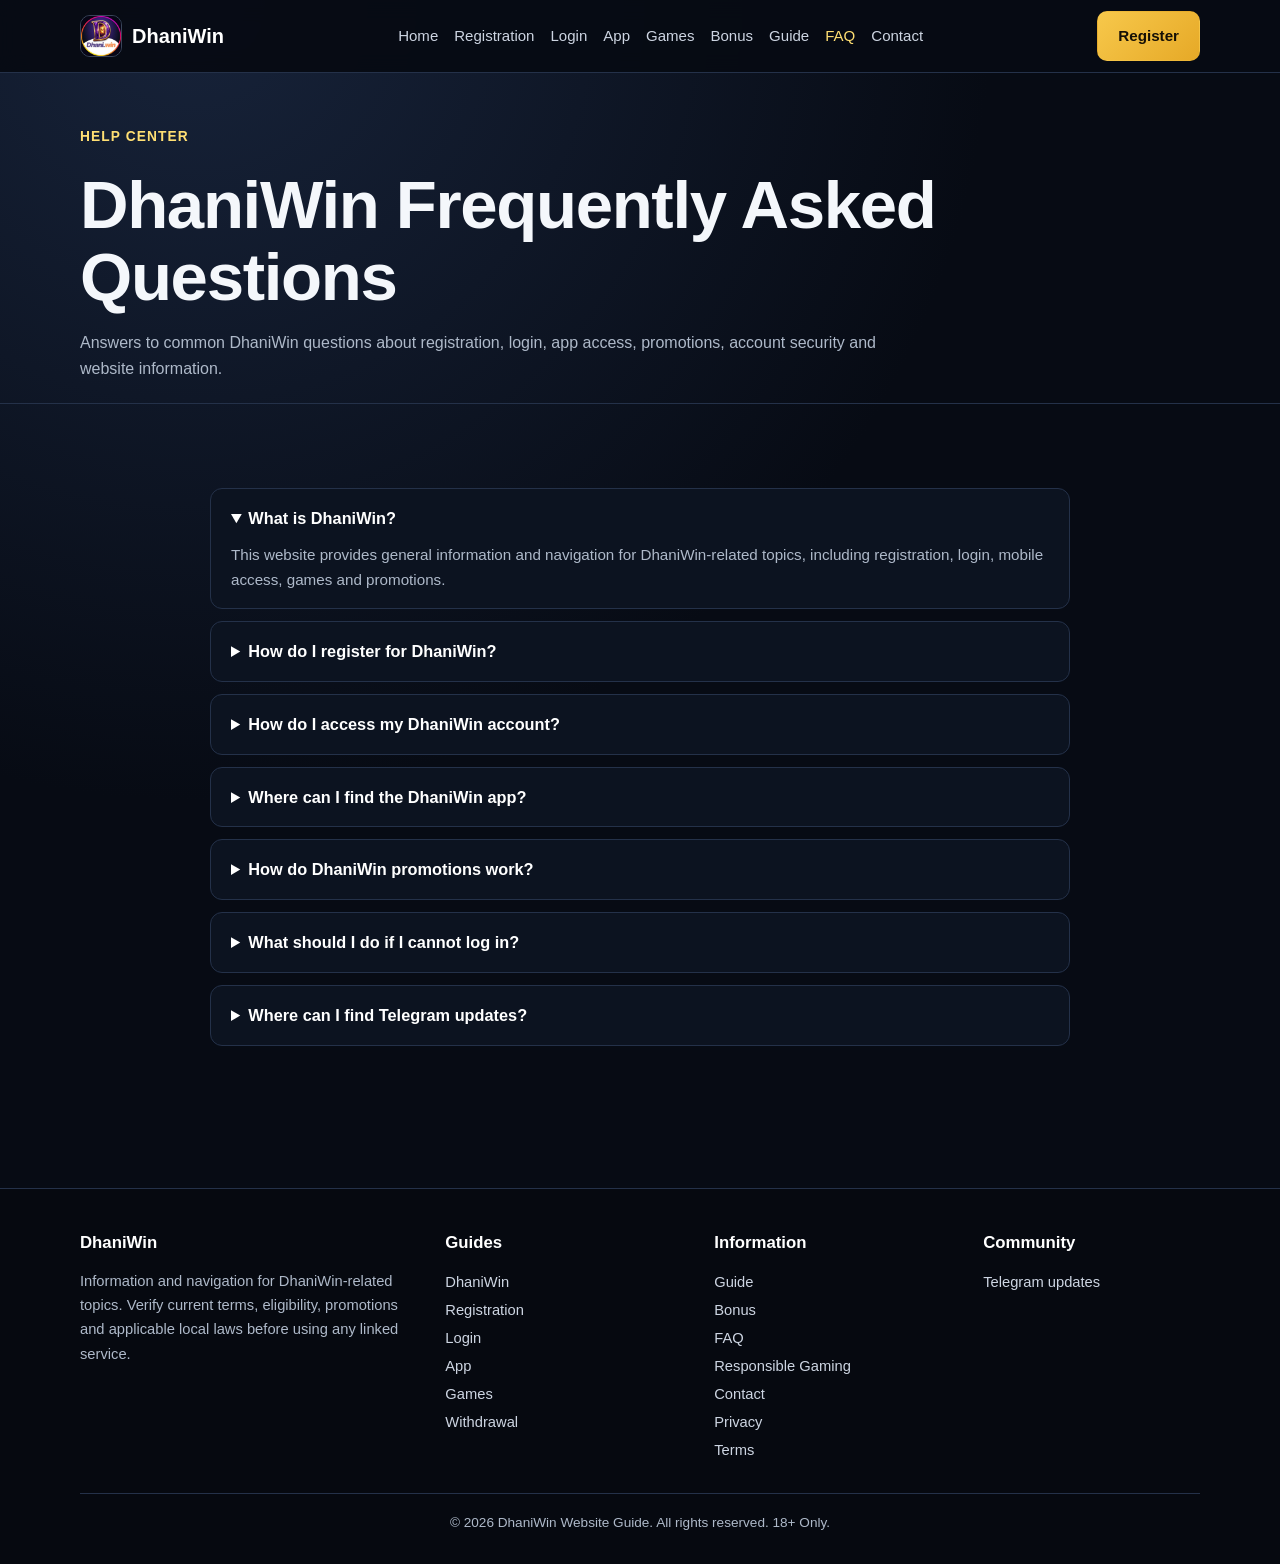
<file: faq.html>
<!doctype html>
<html lang="en">
<head>
  <meta charset="utf-8">
  <meta name="viewport" content="width=device-width, initial-scale=1">
  <title>DhaniWin Frequently Asked Questions – Common Inquiries & Help</title>
  <meta name="description" content="Answers to common DhaniWin questions about registration, login, app APK access, invite code E255DXN, promotions, account security and website navigation.">
  <meta name="keywords" content="DhaniWin FAQ, DhaniWin questions, DhaniWin support, DhaniWin invite code, DhaniWin app problem, DhaniWin password reset">
  <meta name="robots" content="index, follow, max-snippet:-1, max-image-preview:large, max-video-preview:-1">
  <meta name="theme-color" content="#070b14">
  <meta property="og:type" content="website">
  <meta property="og:title" content="DhaniWin FAQ – Questions & Answers">
  <meta property="og:description" content="Answers to common DhaniWin questions regarding registration, login, app access, and bonuses.">
  <meta property="og:image" content="dhani-banner.webp">
  <link rel="icon" type="image/webp" href="dhani-logo.webp">
  <link rel="stylesheet" href="style.css">
</head>
<body>
  <header>
    <div class="container nav">
      <a class="brand" href="index.html">
        <img src="dhani-logo.webp" alt="DhaniWin logo" width="42" height="42">
        <span>DhaniWin</span>
      </a>
      <nav class="navlinks" aria-label="Primary">
        <a href="index.html">Home</a>
        <a href="registration.html">Registration</a>
        <a href="login.html">Login</a>
        <a href="app.html">App</a>
        <a href="games.html">Games</a>
        <a href="bonus.html">Bonus</a>
        <a href="guide.html">Guide</a>
        <a href="faq.html" class="active">FAQ</a>
        <a href="contact.html">Contact</a>
      </nav>
      <a class="btn btn-primary" href="https://dhaniwin.top/register?inviteCode=E255DXN&from=web" target="_blank" rel="nofollow sponsored">Register</a>
    </div>
  </header>

  <main>
    <section class="page-hero">
      <div class="container">
        <span class="kicker">Help Center</span>
        <h1>DhaniWin Frequently Asked Questions</h1>
        <p class="section-lead">Answers to common DhaniWin questions about registration, login, app access, promotions, account security and website information.</p>
      </div>
    </section>

    <section>
      <div class="container content">
        <div class="faq">
          <details open>
            <summary>What is DhaniWin?</summary>
            <p>This website provides general information and navigation for DhaniWin-related topics, including registration, login, mobile access, games and promotions.</p>
          </details>
          <details>
            <summary>How do I register for DhaniWin?</summary>
            <p>Read the <a href="registration.html" style="color:var(--gold2);text-decoration:underline;">DhaniWin registration guide</a>, verify the destination address and apply invite code <strong>E255DXN</strong> before submitting your details.</p>
          </details>
          <details>
            <summary>How do I access my DhaniWin account?</summary>
            <p>Use the current account-access route and check the domain before entering credentials. See our <a href="login.html" style="color:var(--gold2);text-decoration:underline;">login guide</a>.</p>
          </details>
          <details>
            <summary>Where can I find the DhaniWin app?</summary>
            <p>See our <a href="app.html" style="color:var(--gold2);text-decoration:underline;">app guide</a>. App availability and download methods can change, so verify the source before installing anything.</p>
          </details>
          <details>
            <summary>How do DhaniWin promotions work?</summary>
            <p>Promotion rules depend on the current offer. Check eligibility, qualifying actions, expiry and turnover restrictions before participating.</p>
          </details>
          <details>
            <summary>What should I do if I cannot log in?</summary>
            <p>Check your connection, the service address and the credentials you entered. If the problem continues, use the service's account-recovery process.</p>
          </details>
          <details>
            <summary>Where can I find Telegram updates?</summary>
            <p>The Telegram channel supplied for this website is available at <a href="https://t.me/+ePm8Z4ucTkI2M2Y1" target="_blank" rel="nofollow" style="color:var(--gold2);text-decoration:underline;">https://t.me/+ePm8Z4ucTkI2M2Y1</a>.</p>
          </details>
        </div>
      </div>
    </section>
  </main>

  <footer>
    <div class="container footer-grid">
      <div>
        <strong>DhaniWin</strong>
        <p class="small">Information and navigation for DhaniWin-related topics. Verify current terms, eligibility, promotions and applicable local laws before using any linked service.</p>
      </div>
      <div>
        <strong>Guides</strong>
        <p class="small">
          <a href="index.html">DhaniWin</a><br>
          <a href="registration.html">Registration</a><br>
          <a href="login.html">Login</a><br>
          <a href="app.html">App</a><br>
          <a href="games.html">Games</a><br>
          <a href="guide.html#withdrawal">Withdrawal</a>
        </p>
      </div>
      <div>
        <strong>Information</strong>
        <p class="small">
          <a href="guide.html">Guide</a><br>
          <a href="bonus.html">Bonus</a><br>
          <a href="faq.html">FAQ</a><br>
          <a href="responsible-gaming.html">Responsible Gaming</a><br>
          <a href="contact.html">Contact</a><br>
          <a href="privacy.html">Privacy</a><br>
          <a href="terms.html">Terms</a>
        </p>
      </div>
      <div>
        <strong>Community</strong>
        <p class="small">
          <a href="https://t.me/+ePm8Z4ucTkI2M2Y1" target="_blank" rel="nofollow">Telegram updates</a>
        </p>
      </div>
    </div>
    <div class="container footer-copy">
      <p>&copy; 2026 DhaniWin Website Guide. All rights reserved. 18+ Only.</p>
    </div>
  </footer>

  <div class="mobile-sticky-bar">
    <div class="mobile-sticky-grid">
      <a class="btn btn-primary" href="https://dhaniwin.top/register?inviteCode=E255DXN&from=web" target="_blank" rel="nofollow sponsored">Register Now</a>
      <a class="btn btn-gold" href="https://t.me/+ePm8Z4ucTkI2M2Y1" target="_blank" rel="nofollow">Telegram</a>
    </div>
  </div>
</body>
</html>
</file>
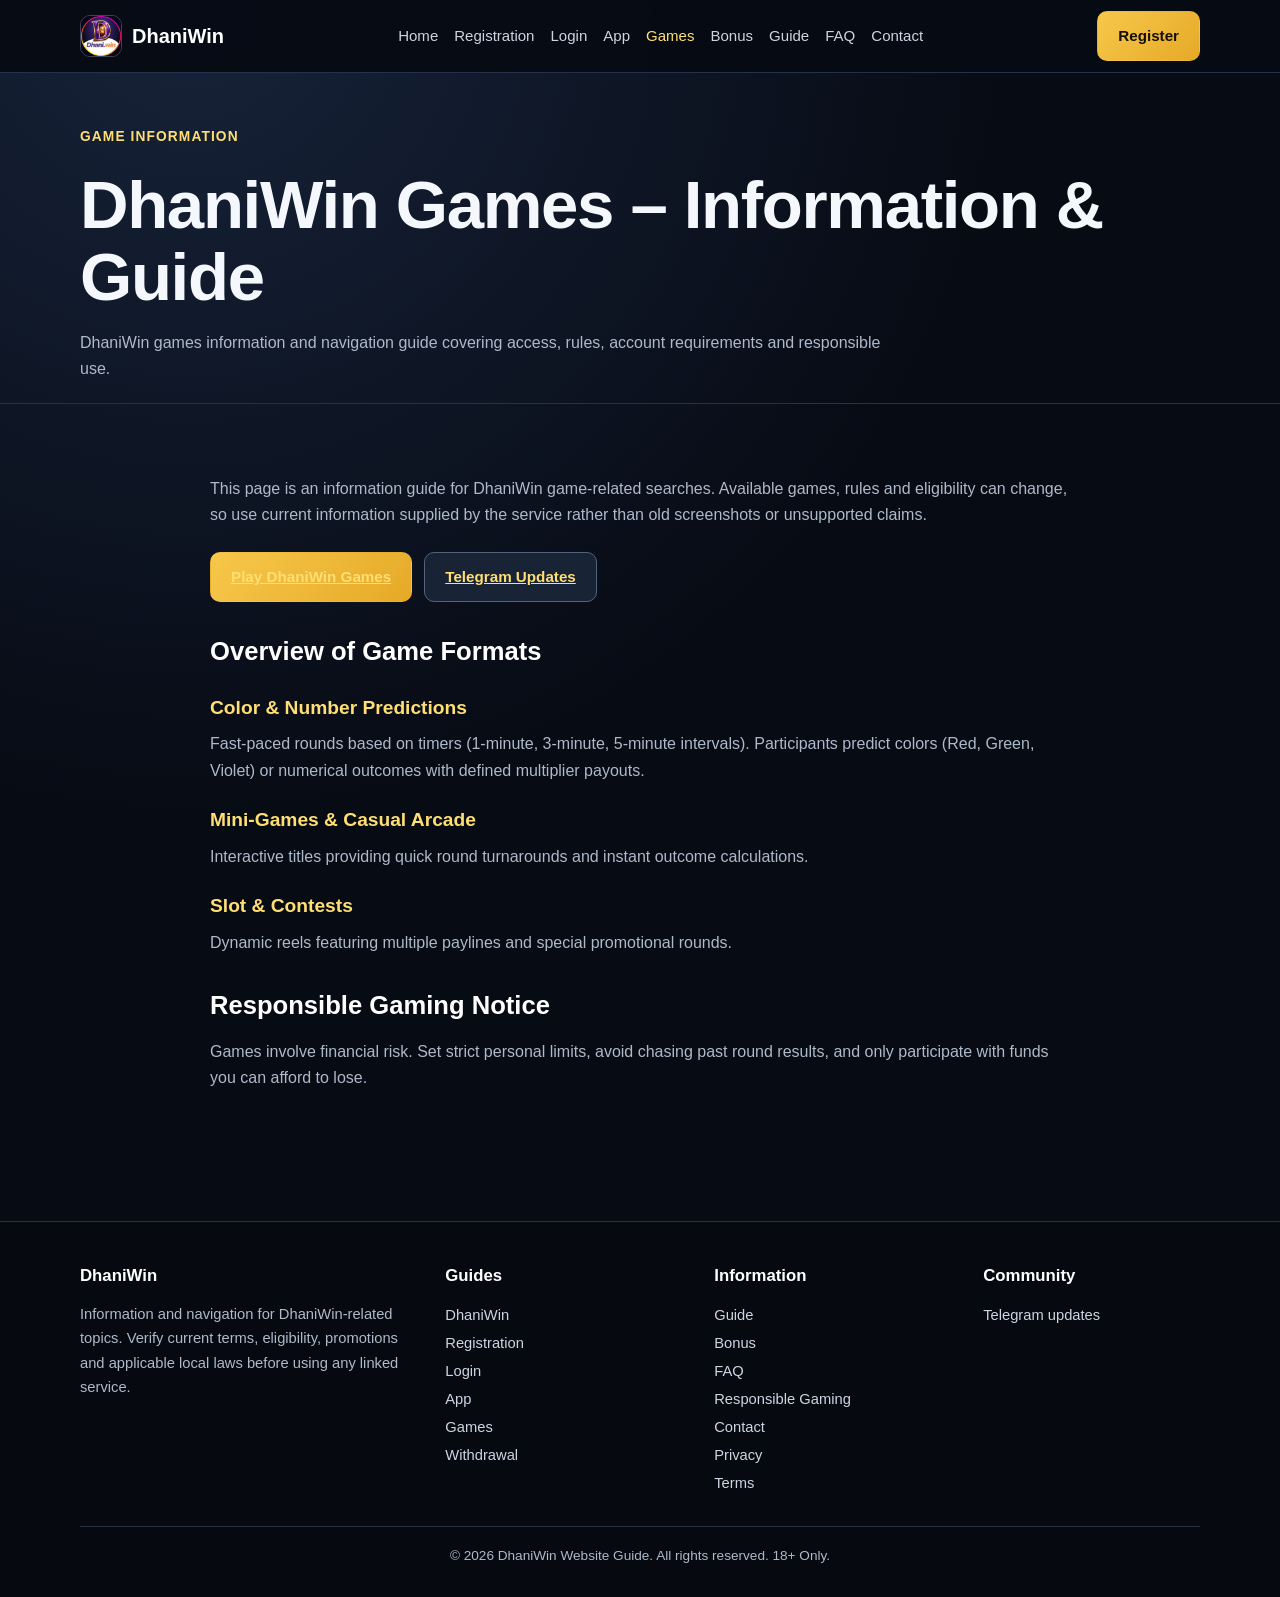
<file: games.html>
<!doctype html>
<html lang="en">
<head>
  <meta charset="utf-8">
  <meta name="viewport" content="width=device-width, initial-scale=1">
  <title>DhaniWin Games – Game Information, Modes & Rules Guide</title>
  <meta name="description" content="DhaniWin games information and navigation guide covering game access, prediction rules, interval rounds, account requirements and responsible play.">
  <meta name="keywords" content="DhaniWin games, DhaniWin color prediction, DhaniWin online games, DhaniWin play online, DhaniWin rules, DhaniWin casino, DhaniWin slot">
  <meta name="robots" content="index, follow, max-snippet:-1, max-image-preview:large, max-video-preview:-1">
  <meta name="theme-color" content="#070b14">
  <meta property="og:type" content="website">
  <meta property="og:title" content="DhaniWin Games – Modes, Rules & Guide">
  <meta property="og:description" content="Learn about DhaniWin games, prediction rounds, game rules, and safe play guidelines.">
  <meta property="og:image" content="dhani-banner.webp">
  <link rel="icon" type="image/webp" href="dhani-logo.webp">
  <link rel="stylesheet" href="style.css">
</head>
<body>
  <header>
    <div class="container nav">
      <a class="brand" href="index.html">
        <img src="dhani-logo.webp" alt="DhaniWin logo" width="42" height="42">
        <span>DhaniWin</span>
      </a>
      <nav class="navlinks" aria-label="Primary">
        <a href="index.html">Home</a>
        <a href="registration.html">Registration</a>
        <a href="login.html">Login</a>
        <a href="app.html">App</a>
        <a href="games.html" class="active">Games</a>
        <a href="bonus.html">Bonus</a>
        <a href="guide.html">Guide</a>
        <a href="faq.html">FAQ</a>
        <a href="contact.html">Contact</a>
      </nav>
      <a class="btn btn-primary" href="https://dhaniwin.top/register?inviteCode=E255DXN&from=web" target="_blank" rel="nofollow sponsored">Register</a>
    </div>
  </header>

  <main>
    <section class="page-hero">
      <div class="container">
        <span class="kicker">Game Information</span>
        <h1>DhaniWin Games – Information & Guide</h1>
        <p class="section-lead">DhaniWin games information and navigation guide covering access, rules, account requirements and responsible use.</p>
      </div>
    </section>

    <section>
      <div class="container content">
        <p>This page is an information guide for DhaniWin game-related searches. Available games, rules and eligibility can change, so use current information supplied by the service rather than old screenshots or unsupported claims.</p>

        <div class="actions">
          <a class="btn btn-primary" href="https://dhaniwin.top/register?inviteCode=E255DXN&from=web" target="_blank" rel="nofollow sponsored">Play DhaniWin Games</a>
          <a class="btn btn-gold" href="https://t.me/+ePm8Z4ucTkI2M2Y1" target="_blank" rel="nofollow">Telegram Updates</a>
        </div>

        <h2>Overview of Game Formats</h2>
        <h3>Color & Number Predictions</h3>
        <p>Fast-paced rounds based on timers (1-minute, 3-minute, 5-minute intervals). Participants predict colors (Red, Green, Violet) or numerical outcomes with defined multiplier payouts.</p>

        <h3>Mini-Games & Casual Arcade</h3>
        <p>Interactive titles providing quick round turnarounds and instant outcome calculations.</p>

        <h3>Slot & Contests</h3>
        <p>Dynamic reels featuring multiple paylines and special promotional rounds.</p>

        <h2>Responsible Gaming Notice</h2>
        <p>Games involve financial risk. Set strict personal limits, avoid chasing past round results, and only participate with funds you can afford to lose.</p>
      </div>
    </section>
  </main>

  <footer>
    <div class="container footer-grid">
      <div>
        <strong>DhaniWin</strong>
        <p class="small">Information and navigation for DhaniWin-related topics. Verify current terms, eligibility, promotions and applicable local laws before using any linked service.</p>
      </div>
      <div>
        <strong>Guides</strong>
        <p class="small">
          <a href="index.html">DhaniWin</a><br>
          <a href="registration.html">Registration</a><br>
          <a href="login.html">Login</a><br>
          <a href="app.html">App</a><br>
          <a href="games.html">Games</a><br>
          <a href="guide.html#withdrawal">Withdrawal</a>
        </p>
      </div>
      <div>
        <strong>Information</strong>
        <p class="small">
          <a href="guide.html">Guide</a><br>
          <a href="bonus.html">Bonus</a><br>
          <a href="faq.html">FAQ</a><br>
          <a href="responsible-gaming.html">Responsible Gaming</a><br>
          <a href="contact.html">Contact</a><br>
          <a href="privacy.html">Privacy</a><br>
          <a href="terms.html">Terms</a>
        </p>
      </div>
      <div>
        <strong>Community</strong>
        <p class="small">
          <a href="https://t.me/+ePm8Z4ucTkI2M2Y1" target="_blank" rel="nofollow">Telegram updates</a>
        </p>
      </div>
    </div>
    <div class="container footer-copy">
      <p>&copy; 2026 DhaniWin Website Guide. All rights reserved. 18+ Only.</p>
    </div>
  </footer>

  <div class="mobile-sticky-bar">
    <div class="mobile-sticky-grid">
      <a class="btn btn-primary" href="https://dhaniwin.top/register?inviteCode=E255DXN&from=web" target="_blank" rel="nofollow sponsored">Register Now</a>
      <a class="btn btn-gold" href="https://t.me/+ePm8Z4ucTkI2M2Y1" target="_blank" rel="nofollow">Telegram</a>
    </div>
  </div>
</body>
</html>
</file>
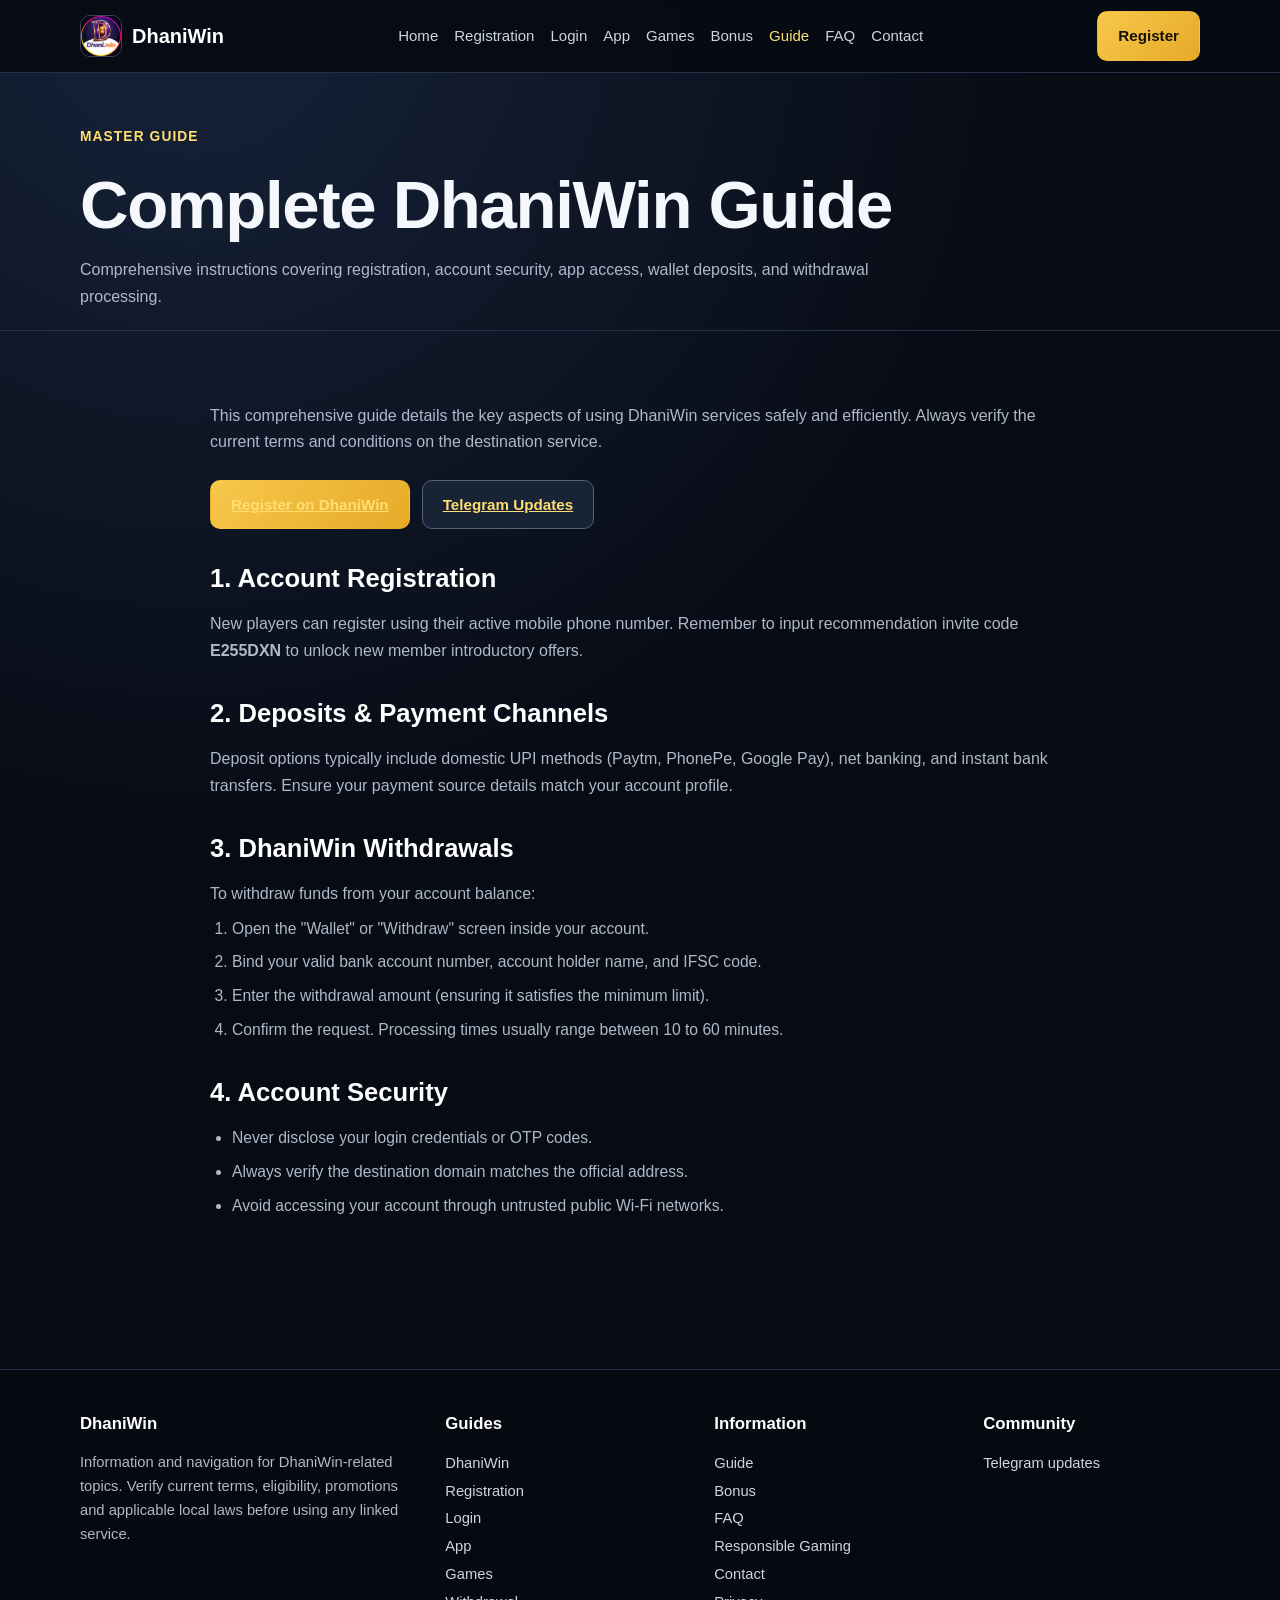
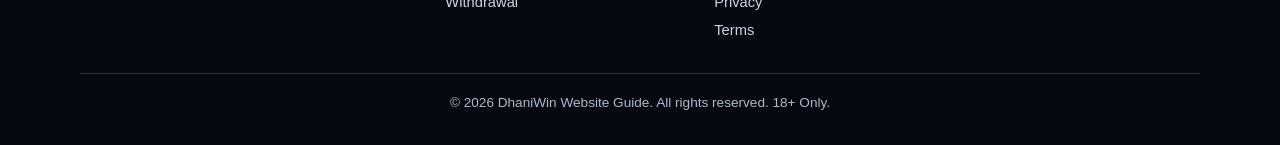
<file: guide.html>
<!doctype html>
<html lang="en">
<head>
  <meta charset="utf-8">
  <meta name="viewport" content="width=device-width, initial-scale=1">
  <title>Complete DhaniWin Guide – Registration, App, Login, Deposits & Payouts</title>
  <meta name="description" content="All-in-one DhaniWin information guide covering registration with invite code E255DXN, app download, account login, deposits, withdrawals, and security.">
  <meta name="keywords" content="DhaniWin guide, DhaniWin instructions, DhaniWin deposit, DhaniWin withdrawal, DhaniWin account tutorial, DhaniWin help, DhaniWin UPI withdrawal">
  <meta name="robots" content="index, follow, max-snippet:-1, max-image-preview:large, max-video-preview:-1">
  <meta name="theme-color" content="#070b14">
  <meta property="og:type" content="website">
  <meta property="og:title" content="Complete DhaniWin Guide – Registration, App & Payouts">
  <meta property="og:description" content="Official DhaniWin guide covering registration, login, deposits, withdrawals, and account safety.">
  <meta property="og:image" content="dhani-banner.webp">
  <link rel="icon" type="image/webp" href="dhani-logo.webp">
  <link rel="stylesheet" href="style.css">
</head>
<body>
  <header>
    <div class="container nav">
      <a class="brand" href="index.html">
        <img src="dhani-logo.webp" alt="DhaniWin logo" width="42" height="42">
        <span>DhaniWin</span>
      </a>
      <nav class="navlinks" aria-label="Primary">
        <a href="index.html">Home</a>
        <a href="registration.html">Registration</a>
        <a href="login.html">Login</a>
        <a href="app.html">App</a>
        <a href="games.html">Games</a>
        <a href="bonus.html">Bonus</a>
        <a href="guide.html" class="active">Guide</a>
        <a href="faq.html">FAQ</a>
        <a href="contact.html">Contact</a>
      </nav>
      <a class="btn btn-primary" href="https://dhaniwin.top/register?inviteCode=E255DXN&from=web" target="_blank" rel="nofollow sponsored">Register</a>
    </div>
  </header>

  <main>
    <section class="page-hero">
      <div class="container">
        <span class="kicker">Master Guide</span>
        <h1>Complete DhaniWin Guide</h1>
        <p class="section-lead">Comprehensive instructions covering registration, account security, app access, wallet deposits, and withdrawal processing.</p>
      </div>
    </section>

    <section>
      <div class="container content">
        <p>This comprehensive guide details the key aspects of using DhaniWin services safely and efficiently. Always verify the current terms and conditions on the destination service.</p>

        <div class="actions">
          <a class="btn btn-primary" href="https://dhaniwin.top/register?inviteCode=E255DXN&from=web" target="_blank" rel="nofollow sponsored">Register on DhaniWin</a>
          <a class="btn btn-gold" href="https://t.me/+ePm8Z4ucTkI2M2Y1" target="_blank" rel="nofollow">Telegram Updates</a>
        </div>

        <h2>1. Account Registration</h2>
        <p>New players can register using their active mobile phone number. Remember to input recommendation invite code <strong>E255DXN</strong> to unlock new member introductory offers.</p>

        <h2>2. Deposits & Payment Channels</h2>
        <p>Deposit options typically include domestic UPI methods (Paytm, PhonePe, Google Pay), net banking, and instant bank transfers. Ensure your payment source details match your account profile.</p>

        <h2 id="withdrawal">3. DhaniWin Withdrawals</h2>
        <p>To withdraw funds from your account balance:</p>
        <ol>
          <li>Open the "Wallet" or "Withdraw" screen inside your account.</li>
          <li>Bind your valid bank account number, account holder name, and IFSC code.</li>
          <li>Enter the withdrawal amount (ensuring it satisfies the minimum limit).</li>
          <li>Confirm the request. Processing times usually range between 10 to 60 minutes.</li>
        </ol>

        <h2>4. Account Security</h2>
        <ul>
          <li>Never disclose your login credentials or OTP codes.</li>
          <li>Always verify the destination domain matches the official address.</li>
          <li>Avoid accessing your account through untrusted public Wi-Fi networks.</li>
        </ul>
      </div>
    </section>
  </main>

  <footer>
    <div class="container footer-grid">
      <div>
        <strong>DhaniWin</strong>
        <p class="small">Information and navigation for DhaniWin-related topics. Verify current terms, eligibility, promotions and applicable local laws before using any linked service.</p>
      </div>
      <div>
        <strong>Guides</strong>
        <p class="small">
          <a href="index.html">DhaniWin</a><br>
          <a href="registration.html">Registration</a><br>
          <a href="login.html">Login</a><br>
          <a href="app.html">App</a><br>
          <a href="games.html">Games</a><br>
          <a href="guide.html#withdrawal">Withdrawal</a>
        </p>
      </div>
      <div>
        <strong>Information</strong>
        <p class="small">
          <a href="guide.html">Guide</a><br>
          <a href="bonus.html">Bonus</a><br>
          <a href="faq.html">FAQ</a><br>
          <a href="responsible-gaming.html">Responsible Gaming</a><br>
          <a href="contact.html">Contact</a><br>
          <a href="privacy.html">Privacy</a><br>
          <a href="terms.html">Terms</a>
        </p>
      </div>
      <div>
        <strong>Community</strong>
        <p class="small">
          <a href="https://t.me/+ePm8Z4ucTkI2M2Y1" target="_blank" rel="nofollow">Telegram updates</a>
        </p>
      </div>
    </div>
    <div class="container footer-copy">
      <p>&copy; 2026 DhaniWin Website Guide. All rights reserved. 18+ Only.</p>
    </div>
  </footer>

  <div class="mobile-sticky-bar">
    <div class="mobile-sticky-grid">
      <a class="btn btn-primary" href="https://dhaniwin.top/register?inviteCode=E255DXN&from=web" target="_blank" rel="nofollow sponsored">Register Now</a>
      <a class="btn btn-gold" href="https://t.me/+ePm8Z4ucTkI2M2Y1" target="_blank" rel="nofollow">Telegram</a>
    </div>
  </div>
</body>
</html>
</file>
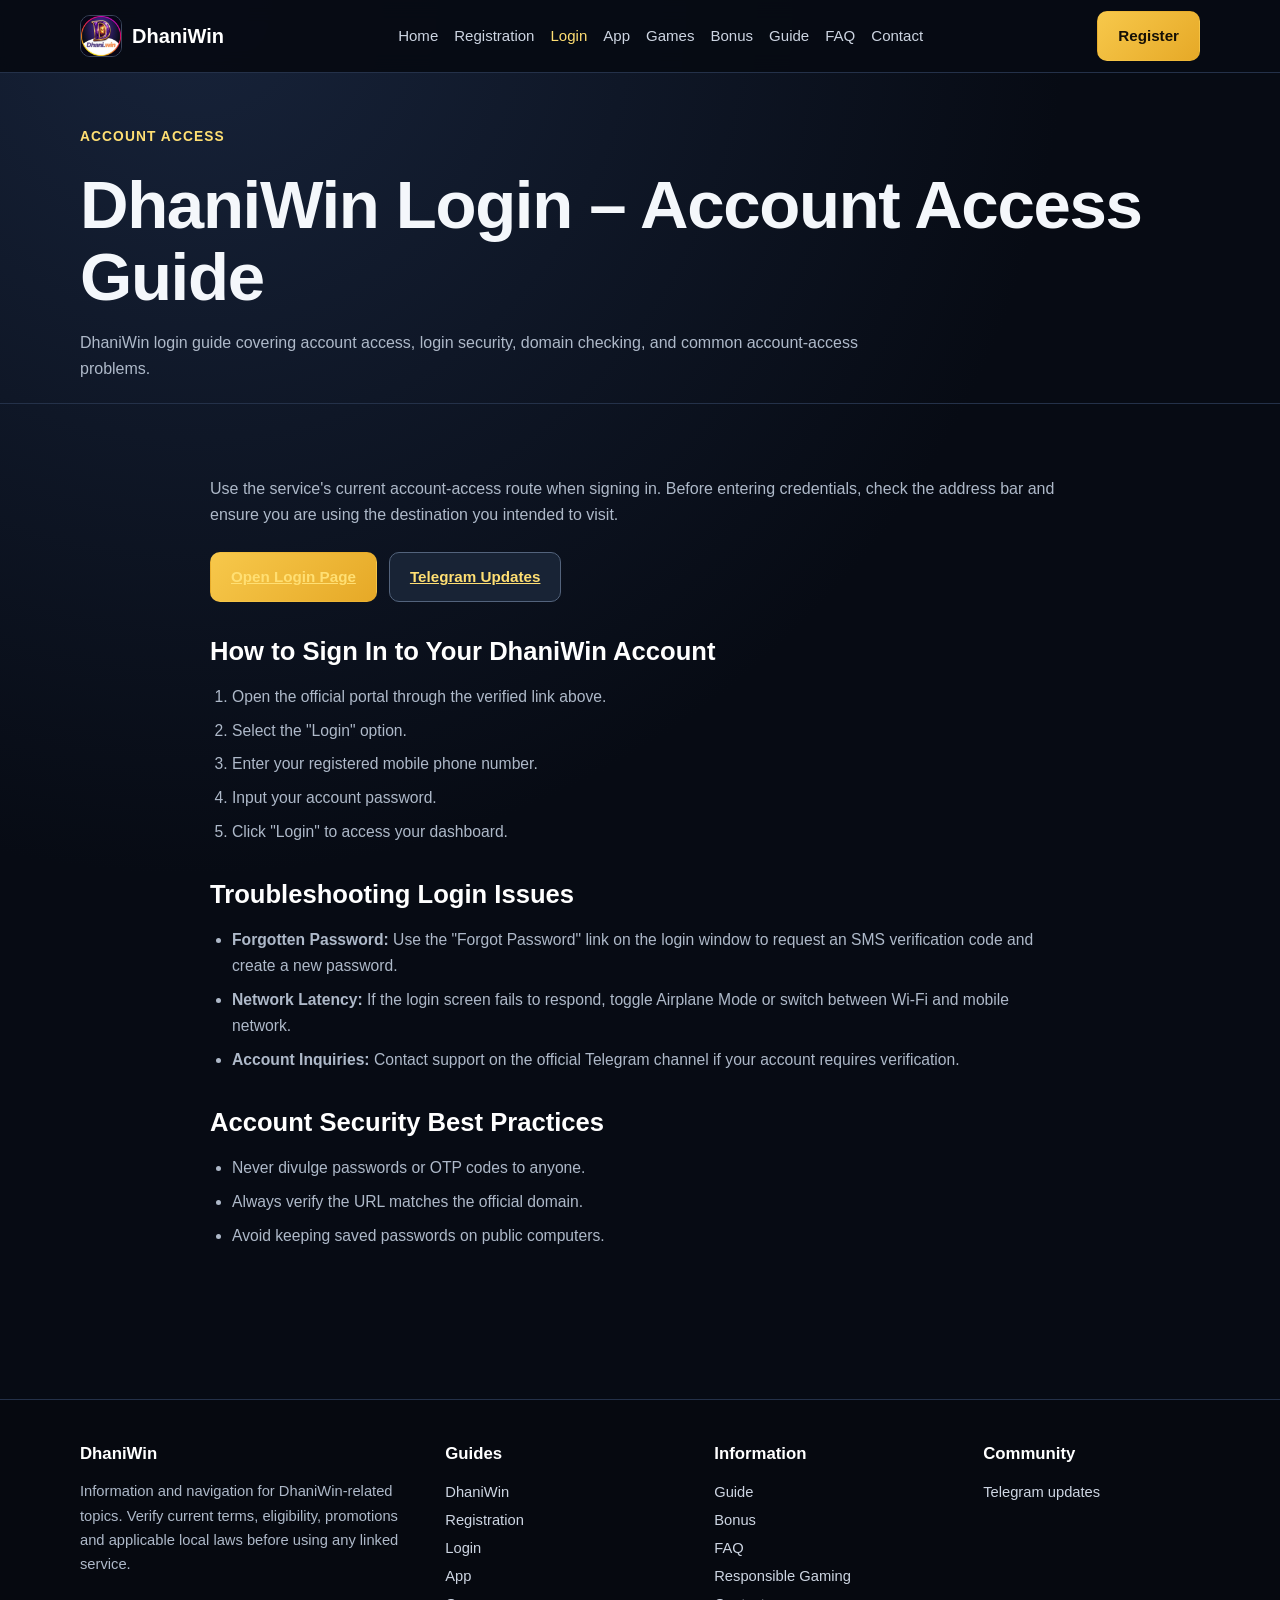
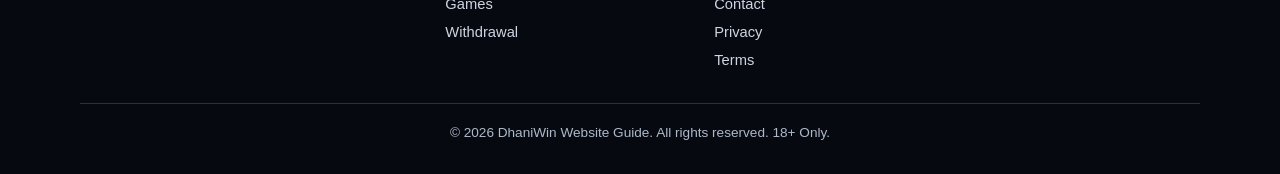
<file: login.html>
<!doctype html>
<html lang="en">
<head>
  <meta charset="utf-8">
  <meta name="viewport" content="width=device-width, initial-scale=1">
  <title>DhaniWin Login – Account Access & Sign In Guide</title>
  <meta name="description" content="Official DhaniWin login guide covering account access, sign-in security, domain verification, and common password issues.">
  <meta name="keywords" content="DhaniWin login, DhaniWin sign in, DhaniWin account access, DhaniWin official login, DhaniWin password reset, DhaniWin customer login">
  <meta name="robots" content="index, follow, max-snippet:-1, max-image-preview:large, max-video-preview:-1">
  <meta name="theme-color" content="#070b14">
  <meta property="og:type" content="website">
  <meta property="og:title" content="DhaniWin Login – Account Access & Sign In Guide">
  <meta property="og:description" content="DhaniWin login guide covering secure account access, domain checking, and password troubleshooting.">
  <meta property="og:image" content="dhani-banner.webp">
  <link rel="icon" type="image/webp" href="dhani-logo.webp">
  <link rel="stylesheet" href="style.css">
</head>
<body>
  <header>
    <div class="container nav">
      <a class="brand" href="index.html">
        <img src="dhani-logo.webp" alt="DhaniWin logo" width="42" height="42">
        <span>DhaniWin</span>
      </a>
      <nav class="navlinks" aria-label="Primary">
        <a href="index.html">Home</a>
        <a href="registration.html">Registration</a>
        <a href="login.html" class="active">Login</a>
        <a href="app.html">App</a>
        <a href="games.html">Games</a>
        <a href="bonus.html">Bonus</a>
        <a href="guide.html">Guide</a>
        <a href="faq.html">FAQ</a>
        <a href="contact.html">Contact</a>
      </nav>
      <a class="btn btn-primary" href="https://dhaniwin.top/register?inviteCode=E255DXN&from=web" target="_blank" rel="nofollow sponsored">Register</a>
    </div>
  </header>

  <main>
    <section class="page-hero">
      <div class="container">
        <span class="kicker">Account Access</span>
        <h1>DhaniWin Login – Account Access Guide</h1>
        <p class="section-lead">DhaniWin login guide covering account access, login security, domain checking, and common account-access problems.</p>
      </div>
    </section>

    <section>
      <div class="container content">
        <p>Use the service's current account-access route when signing in. Before entering credentials, check the address bar and ensure you are using the destination you intended to visit.</p>

        <div class="actions">
          <a class="btn btn-primary" href="https://dhaniwin.top/register?inviteCode=E255DXN&from=web" target="_blank" rel="nofollow sponsored">Open Login Page</a>
          <a class="btn btn-gold" href="https://t.me/+ePm8Z4ucTkI2M2Y1" target="_blank" rel="nofollow">Telegram Updates</a>
        </div>

        <h2>How to Sign In to Your DhaniWin Account</h2>
        <ol>
          <li>Open the official portal through the verified link above.</li>
          <li>Select the "Login" option.</li>
          <li>Enter your registered mobile phone number.</li>
          <li>Input your account password.</li>
          <li>Click "Login" to access your dashboard.</li>
        </ol>

        <h2>Troubleshooting Login Issues</h2>
        <ul>
          <li><strong>Forgotten Password:</strong> Use the "Forgot Password" link on the login window to request an SMS verification code and create a new password.</li>
          <li><strong>Network Latency:</strong> If the login screen fails to respond, toggle Airplane Mode or switch between Wi-Fi and mobile network.</li>
          <li><strong>Account Inquiries:</strong> Contact support on the official Telegram channel if your account requires verification.</li>
        </ul>

        <h2>Account Security Best Practices</h2>
        <ul>
          <li>Never divulge passwords or OTP codes to anyone.</li>
          <li>Always verify the URL matches the official domain.</li>
          <li>Avoid keeping saved passwords on public computers.</li>
        </ul>
      </div>
    </section>
  </main>

  <footer>
    <div class="container footer-grid">
      <div>
        <strong>DhaniWin</strong>
        <p class="small">Information and navigation for DhaniWin-related topics. Verify current terms, eligibility, promotions and applicable local laws before using any linked service.</p>
      </div>
      <div>
        <strong>Guides</strong>
        <p class="small">
          <a href="index.html">DhaniWin</a><br>
          <a href="registration.html">Registration</a><br>
          <a href="login.html">Login</a><br>
          <a href="app.html">App</a><br>
          <a href="games.html">Games</a><br>
          <a href="guide.html#withdrawal">Withdrawal</a>
        </p>
      </div>
      <div>
        <strong>Information</strong>
        <p class="small">
          <a href="guide.html">Guide</a><br>
          <a href="bonus.html">Bonus</a><br>
          <a href="faq.html">FAQ</a><br>
          <a href="responsible-gaming.html">Responsible Gaming</a><br>
          <a href="contact.html">Contact</a><br>
          <a href="privacy.html">Privacy</a><br>
          <a href="terms.html">Terms</a>
        </p>
      </div>
      <div>
        <strong>Community</strong>
        <p class="small">
          <a href="https://t.me/+ePm8Z4ucTkI2M2Y1" target="_blank" rel="nofollow">Telegram updates</a>
        </p>
      </div>
    </div>
    <div class="container footer-copy">
      <p>&copy; 2026 DhaniWin Website Guide. All rights reserved. 18+ Only.</p>
    </div>
  </footer>

  <div class="mobile-sticky-bar">
    <div class="mobile-sticky-grid">
      <a class="btn btn-primary" href="https://dhaniwin.top/register?inviteCode=E255DXN&from=web" target="_blank" rel="nofollow sponsored">Register Now</a>
      <a class="btn btn-gold" href="https://t.me/+ePm8Z4ucTkI2M2Y1" target="_blank" rel="nofollow">Telegram</a>
    </div>
  </div>
</body>
</html>
</file>
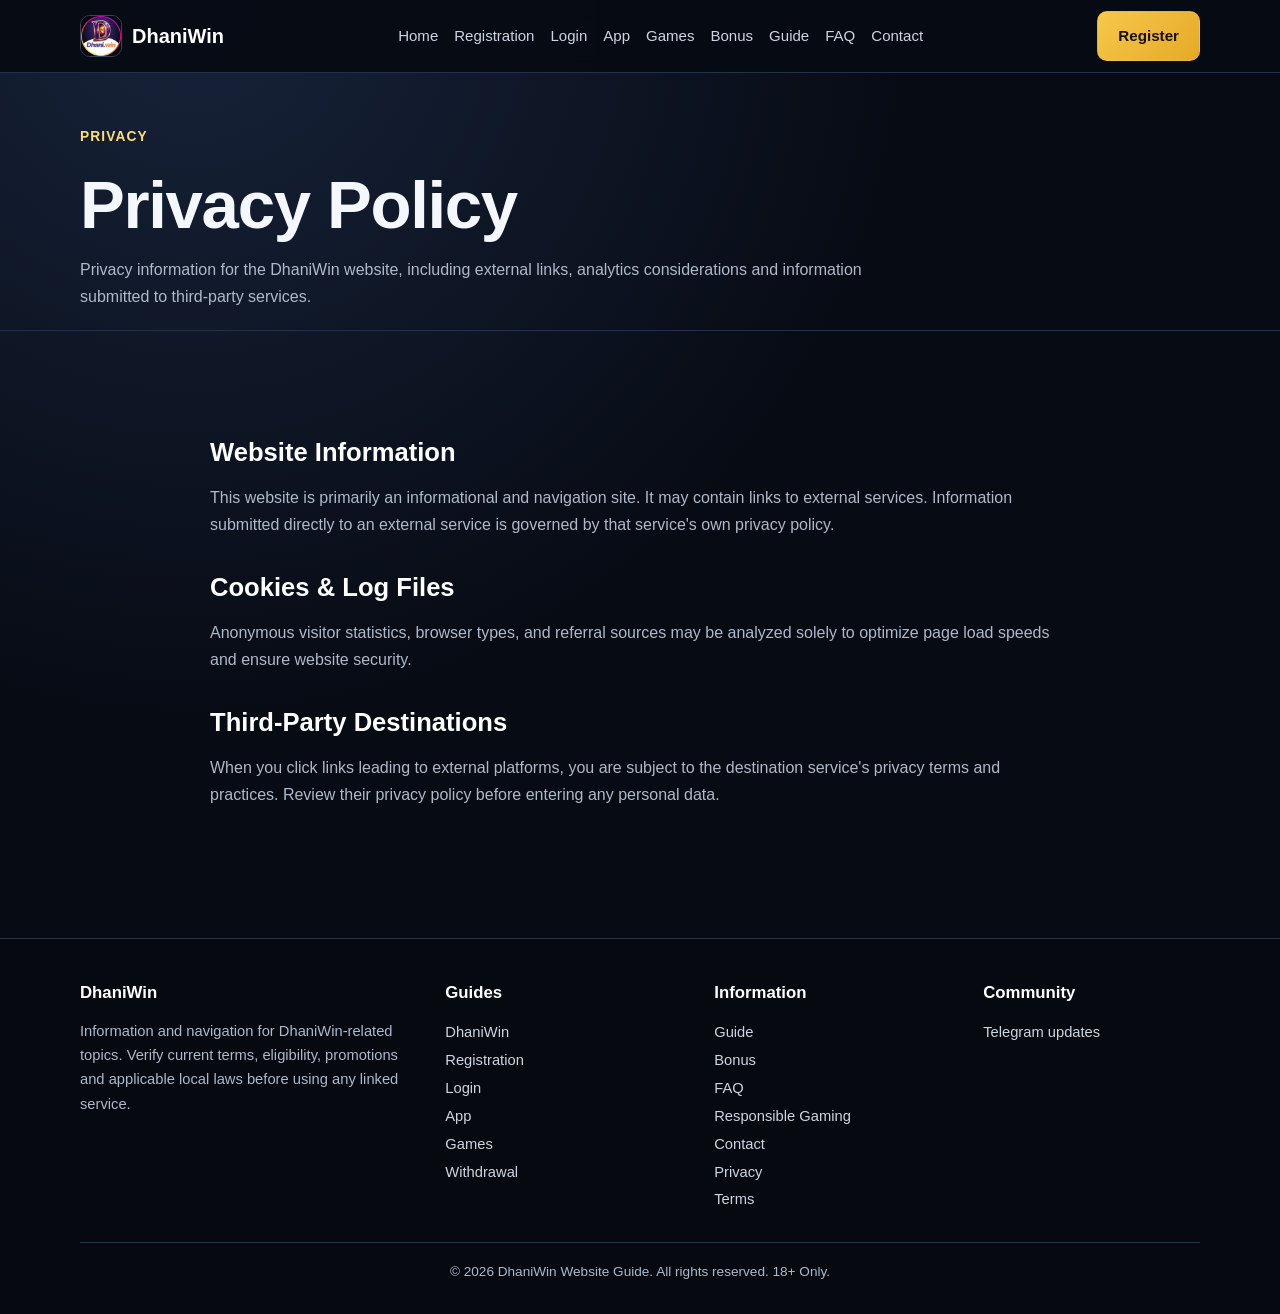
<file: privacy.html>
<!doctype html>
<html lang="en">
<head>
  <meta charset="utf-8">
  <meta name="viewport" content="width=device-width, initial-scale=1">
  <title>Privacy Policy – DhaniWin Website Information</title>
  <meta name="description" content="Privacy information for the DhaniWin website, including external links, analytics considerations and information submitted to third-party services.">
  <meta name="keywords" content="DhaniWin privacy, DhaniWin privacy policy, DhaniWin data security">
  <meta name="robots" content="index, follow, max-snippet:-1, max-image-preview:large, max-video-preview:-1">
  <meta name="theme-color" content="#070b14">
  <meta property="og:type" content="website">
  <meta property="og:title" content="Privacy Policy – DhaniWin Website">
  <meta property="og:description" content="Privacy policy regarding user data handling and external navigation links.">
  <meta property="og:image" content="dhani-banner.webp">
  <link rel="icon" type="image/webp" href="dhani-logo.webp">
  <link rel="stylesheet" href="style.css">
</head>
<body>
  <header>
    <div class="container nav">
      <a class="brand" href="index.html">
        <img src="dhani-logo.webp" alt="DhaniWin logo" width="42" height="42">
        <span>DhaniWin</span>
      </a>
      <nav class="navlinks" aria-label="Primary">
        <a href="index.html">Home</a>
        <a href="registration.html">Registration</a>
        <a href="login.html">Login</a>
        <a href="app.html">App</a>
        <a href="games.html">Games</a>
        <a href="bonus.html">Bonus</a>
        <a href="guide.html">Guide</a>
        <a href="faq.html">FAQ</a>
        <a href="contact.html">Contact</a>
      </nav>
      <a class="btn btn-primary" href="https://dhaniwin.top/register?inviteCode=E255DXN&from=web" target="_blank" rel="nofollow sponsored">Register</a>
    </div>
  </header>

  <main>
    <section class="page-hero">
      <div class="container">
        <span class="kicker">Privacy</span>
        <h1>Privacy Policy</h1>
        <p class="section-lead">Privacy information for the DhaniWin website, including external links, analytics considerations and information submitted to third-party services.</p>
      </div>
    </section>

    <section>
      <div class="container content">
        <h2>Website Information</h2>
        <p>This website is primarily an informational and navigation site. It may contain links to external services. Information submitted directly to an external service is governed by that service's own privacy policy.</p>

        <h2>Cookies & Log Files</h2>
        <p>Anonymous visitor statistics, browser types, and referral sources may be analyzed solely to optimize page load speeds and ensure website security.</p>

        <h2>Third-Party Destinations</h2>
        <p>When you click links leading to external platforms, you are subject to the destination service's privacy terms and practices. Review their privacy policy before entering any personal data.</p>
      </div>
    </section>
  </main>

  <footer>
    <div class="container footer-grid">
      <div>
        <strong>DhaniWin</strong>
        <p class="small">Information and navigation for DhaniWin-related topics. Verify current terms, eligibility, promotions and applicable local laws before using any linked service.</p>
      </div>
      <div>
        <strong>Guides</strong>
        <p class="small">
          <a href="index.html">DhaniWin</a><br>
          <a href="registration.html">Registration</a><br>
          <a href="login.html">Login</a><br>
          <a href="app.html">App</a><br>
          <a href="games.html">Games</a><br>
          <a href="guide.html#withdrawal">Withdrawal</a>
        </p>
      </div>
      <div>
        <strong>Information</strong>
        <p class="small">
          <a href="guide.html">Guide</a><br>
          <a href="bonus.html">Bonus</a><br>
          <a href="faq.html">FAQ</a><br>
          <a href="responsible-gaming.html">Responsible Gaming</a><br>
          <a href="contact.html">Contact</a><br>
          <a href="privacy.html">Privacy</a><br>
          <a href="terms.html">Terms</a>
        </p>
      </div>
      <div>
        <strong>Community</strong>
        <p class="small">
          <a href="https://t.me/+ePm8Z4ucTkI2M2Y1" target="_blank" rel="nofollow">Telegram updates</a>
        </p>
      </div>
    </div>
    <div class="container footer-copy">
      <p>&copy; 2026 DhaniWin Website Guide. All rights reserved. 18+ Only.</p>
    </div>
  </footer>

  <div class="mobile-sticky-bar">
    <div class="mobile-sticky-grid">
      <a class="btn btn-primary" href="https://dhaniwin.top/register?inviteCode=E255DXN&from=web" target="_blank" rel="nofollow sponsored">Register Now</a>
      <a class="btn btn-gold" href="https://t.me/+ePm8Z4ucTkI2M2Y1" target="_blank" rel="nofollow">Telegram</a>
    </div>
  </div>
</body>
</html>
</file>
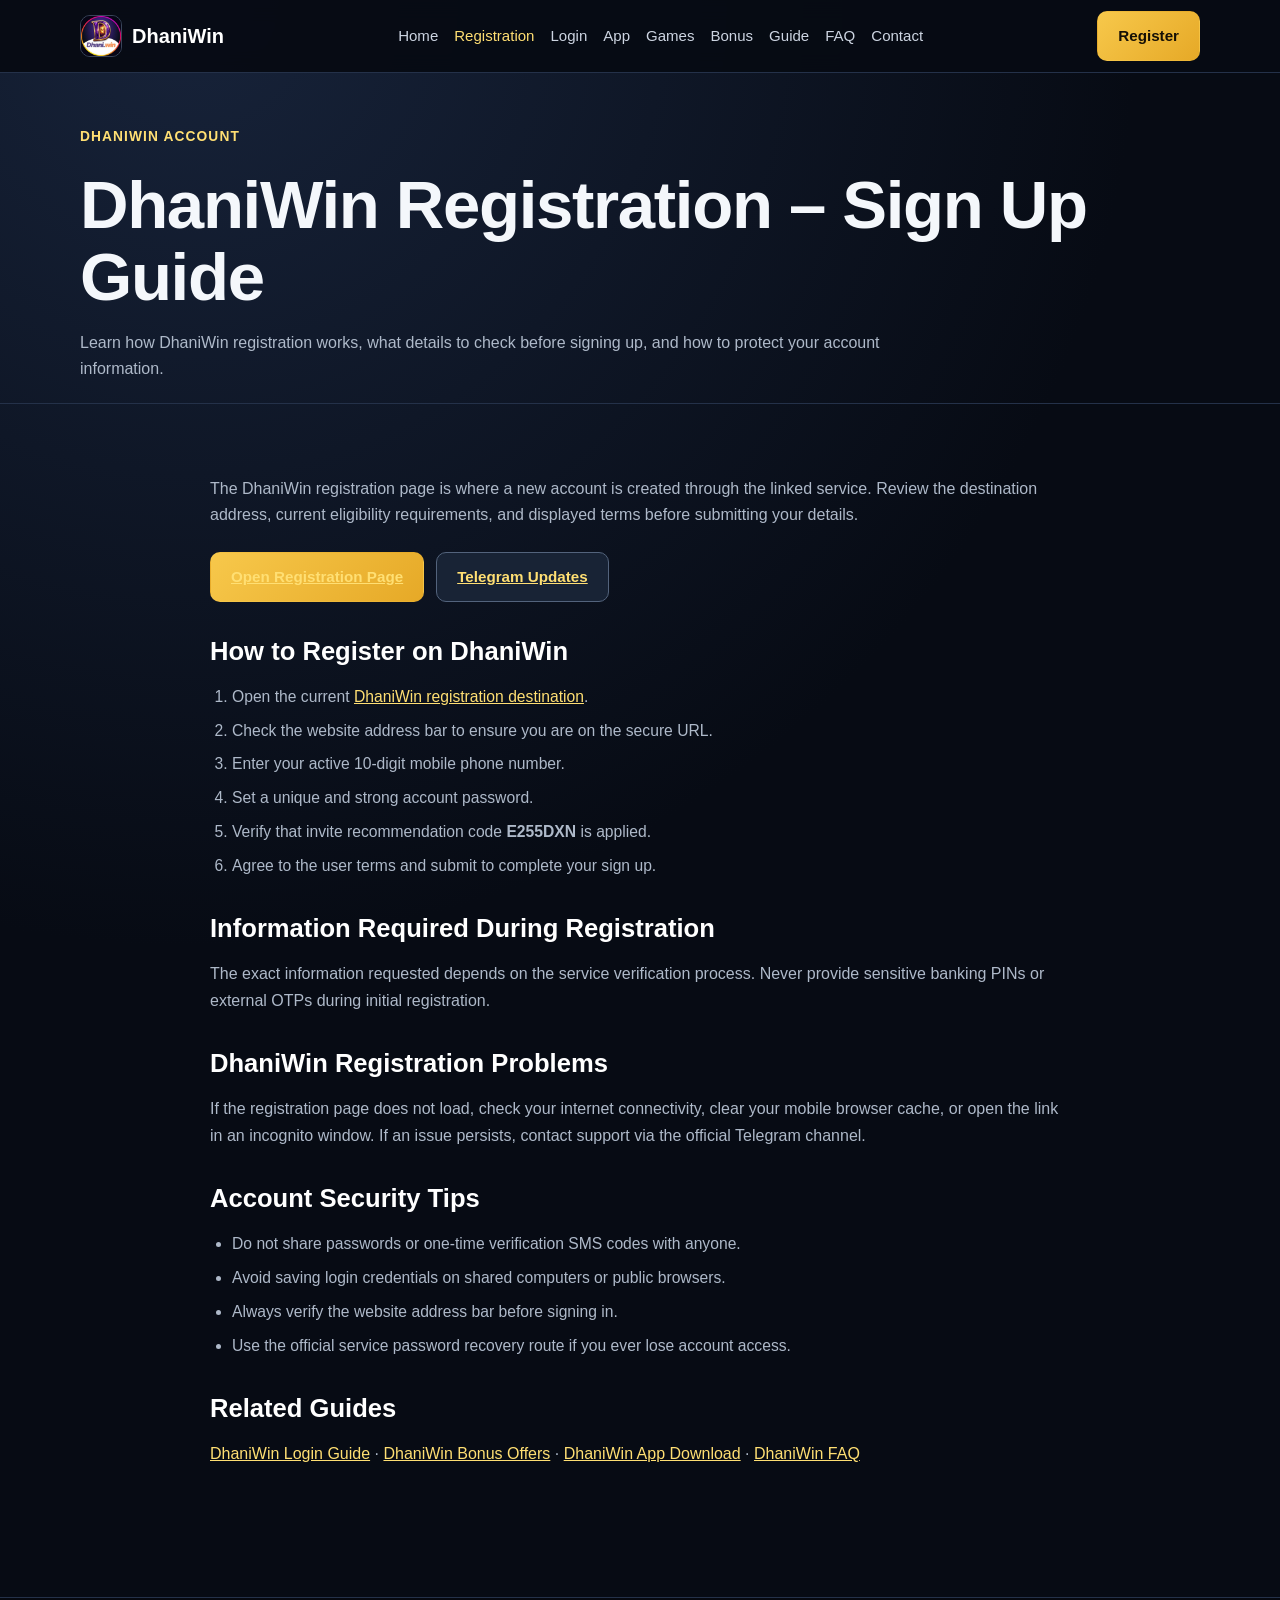
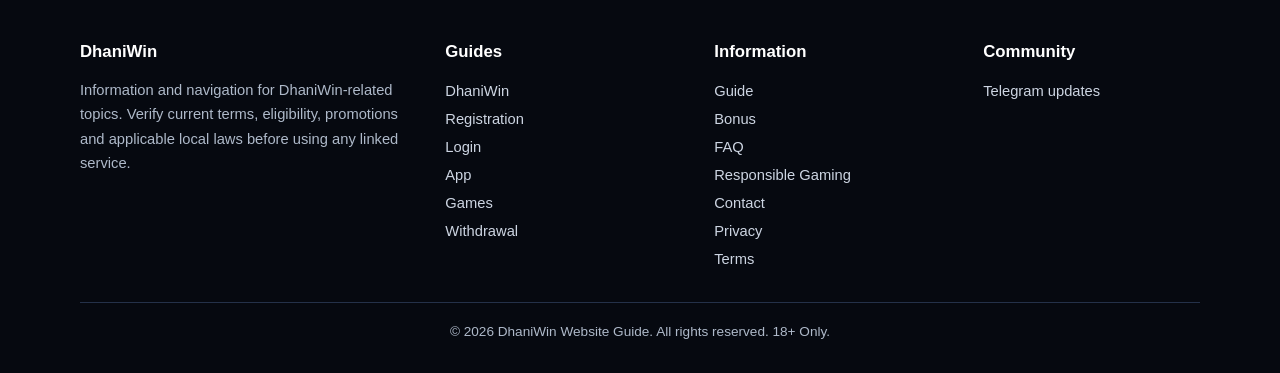
<file: registration.html>
<!doctype html>
<html lang="en">
<head>
  <meta charset="utf-8">
  <meta name="viewport" content="width=device-width, initial-scale=1">
  <title>DhaniWin Registration – Sign Up Guide & Invite Code E255DXN</title>
  <meta name="description" content="Step-by-step DhaniWin registration guide. Learn how to create an account, apply referral code E255DXN, claim your welcome bonus, and secure your credentials.">
  <meta name="keywords" content="DhaniWin registration, DhaniWin sign up, DhaniWin create account, DhaniWin invite code E255DXN, DhaniWin referral code, DhaniWin register online, DhaniWin official link">
  <meta name="robots" content="index, follow, max-snippet:-1, max-image-preview:large, max-video-preview:-1">
  <meta name="theme-color" content="#070b14">
  <meta property="og:type" content="website">
  <meta property="og:title" content="DhaniWin Registration – Sign Up Guide & Invite Code E255DXN">
  <meta property="og:description" content="Learn how DhaniWin registration works, what to check before signing up, and how to claim bonuses with code E255DXN.">
  <meta property="og:image" content="dhani-banner.webp">
  <link rel="icon" type="image/webp" href="dhani-logo.webp">
  <link rel="stylesheet" href="style.css">
</head>
<body>
  <header>
    <div class="container nav">
      <a class="brand" href="index.html">
        <img src="dhani-logo.webp" alt="DhaniWin logo" width="42" height="42">
        <span>DhaniWin</span>
      </a>
      <nav class="navlinks" aria-label="Primary">
        <a href="index.html">Home</a>
        <a href="registration.html" class="active">Registration</a>
        <a href="login.html">Login</a>
        <a href="app.html">App</a>
        <a href="games.html">Games</a>
        <a href="bonus.html">Bonus</a>
        <a href="guide.html">Guide</a>
        <a href="faq.html">FAQ</a>
        <a href="contact.html">Contact</a>
      </nav>
      <a class="btn btn-primary" href="https://dhaniwin.top/register?inviteCode=E255DXN&from=web" target="_blank" rel="nofollow sponsored">Register</a>
    </div>
  </header>

  <main>
    <section class="page-hero">
      <div class="container">
        <span class="kicker">DhaniWin Account</span>
        <h1>DhaniWin Registration – Sign Up Guide</h1>
        <p class="section-lead">Learn how DhaniWin registration works, what details to check before signing up, and how to protect your account information.</p>
      </div>
    </section>

    <section>
      <div class="container content">
        <p>The DhaniWin registration page is where a new account is created through the linked service. Review the destination address, current eligibility requirements, and displayed terms before submitting your details.</p>

        <div class="actions">
          <a class="btn btn-primary" href="https://dhaniwin.top/register?inviteCode=E255DXN&from=web" target="_blank" rel="nofollow sponsored">Open Registration Page</a>
          <a class="btn btn-gold" href="https://t.me/+ePm8Z4ucTkI2M2Y1" target="_blank" rel="nofollow">Telegram Updates</a>
        </div>

        <h2>How to Register on DhaniWin</h2>
        <ol>
          <li>Open the current <a href="https://dhaniwin.top/register?inviteCode=E255DXN&from=web" target="_blank" rel="nofollow sponsored">DhaniWin registration destination</a>.</li>
          <li>Check the website address bar to ensure you are on the secure URL.</li>
          <li>Enter your active 10-digit mobile phone number.</li>
          <li>Set a unique and strong account password.</li>
          <li>Verify that invite recommendation code <strong>E255DXN</strong> is applied.</li>
          <li>Agree to the user terms and submit to complete your sign up.</li>
        </ol>

        <h2>Information Required During Registration</h2>
        <p>The exact information requested depends on the service verification process. Never provide sensitive banking PINs or external OTPs during initial registration.</p>

        <h2>DhaniWin Registration Problems</h2>
        <p>If the registration page does not load, check your internet connectivity, clear your mobile browser cache, or open the link in an incognito window. If an issue persists, contact support via the official Telegram channel.</p>

        <h2>Account Security Tips</h2>
        <ul>
          <li>Do not share passwords or one-time verification SMS codes with anyone.</li>
          <li>Avoid saving login credentials on shared computers or public browsers.</li>
          <li>Always verify the website address bar before signing in.</li>
          <li>Use the official service password recovery route if you ever lose account access.</li>
        </ul>

        <h2>Related Guides</h2>
        <p>
          <a href="login.html">DhaniWin Login Guide</a> · 
          <a href="bonus.html">DhaniWin Bonus Offers</a> · 
          <a href="app.html">DhaniWin App Download</a> · 
          <a href="faq.html">DhaniWin FAQ</a>
        </p>
      </div>
    </section>
  </main>

  <footer>
    <div class="container footer-grid">
      <div>
        <strong>DhaniWin</strong>
        <p class="small">Information and navigation for DhaniWin-related topics. Verify current terms, eligibility, promotions and applicable local laws before using any linked service.</p>
      </div>
      <div>
        <strong>Guides</strong>
        <p class="small">
          <a href="index.html">DhaniWin</a><br>
          <a href="registration.html">Registration</a><br>
          <a href="login.html">Login</a><br>
          <a href="app.html">App</a><br>
          <a href="games.html">Games</a><br>
          <a href="guide.html#withdrawal">Withdrawal</a>
        </p>
      </div>
      <div>
        <strong>Information</strong>
        <p class="small">
          <a href="guide.html">Guide</a><br>
          <a href="bonus.html">Bonus</a><br>
          <a href="faq.html">FAQ</a><br>
          <a href="responsible-gaming.html">Responsible Gaming</a><br>
          <a href="contact.html">Contact</a><br>
          <a href="privacy.html">Privacy</a><br>
          <a href="terms.html">Terms</a>
        </p>
      </div>
      <div>
        <strong>Community</strong>
        <p class="small">
          <a href="https://t.me/+ePm8Z4ucTkI2M2Y1" target="_blank" rel="nofollow">Telegram updates</a>
        </p>
      </div>
    </div>
    <div class="container footer-copy">
      <p>&copy; 2026 DhaniWin Website Guide. All rights reserved. 18+ Only.</p>
    </div>
  </footer>

  <div class="mobile-sticky-bar">
    <div class="mobile-sticky-grid">
      <a class="btn btn-primary" href="https://dhaniwin.top/register?inviteCode=E255DXN&from=web" target="_blank" rel="nofollow sponsored">Register Now</a>
      <a class="btn btn-gold" href="https://t.me/+ePm8Z4ucTkI2M2Y1" target="_blank" rel="nofollow">Telegram</a>
    </div>
  </div>
</body>
</html>
</file>
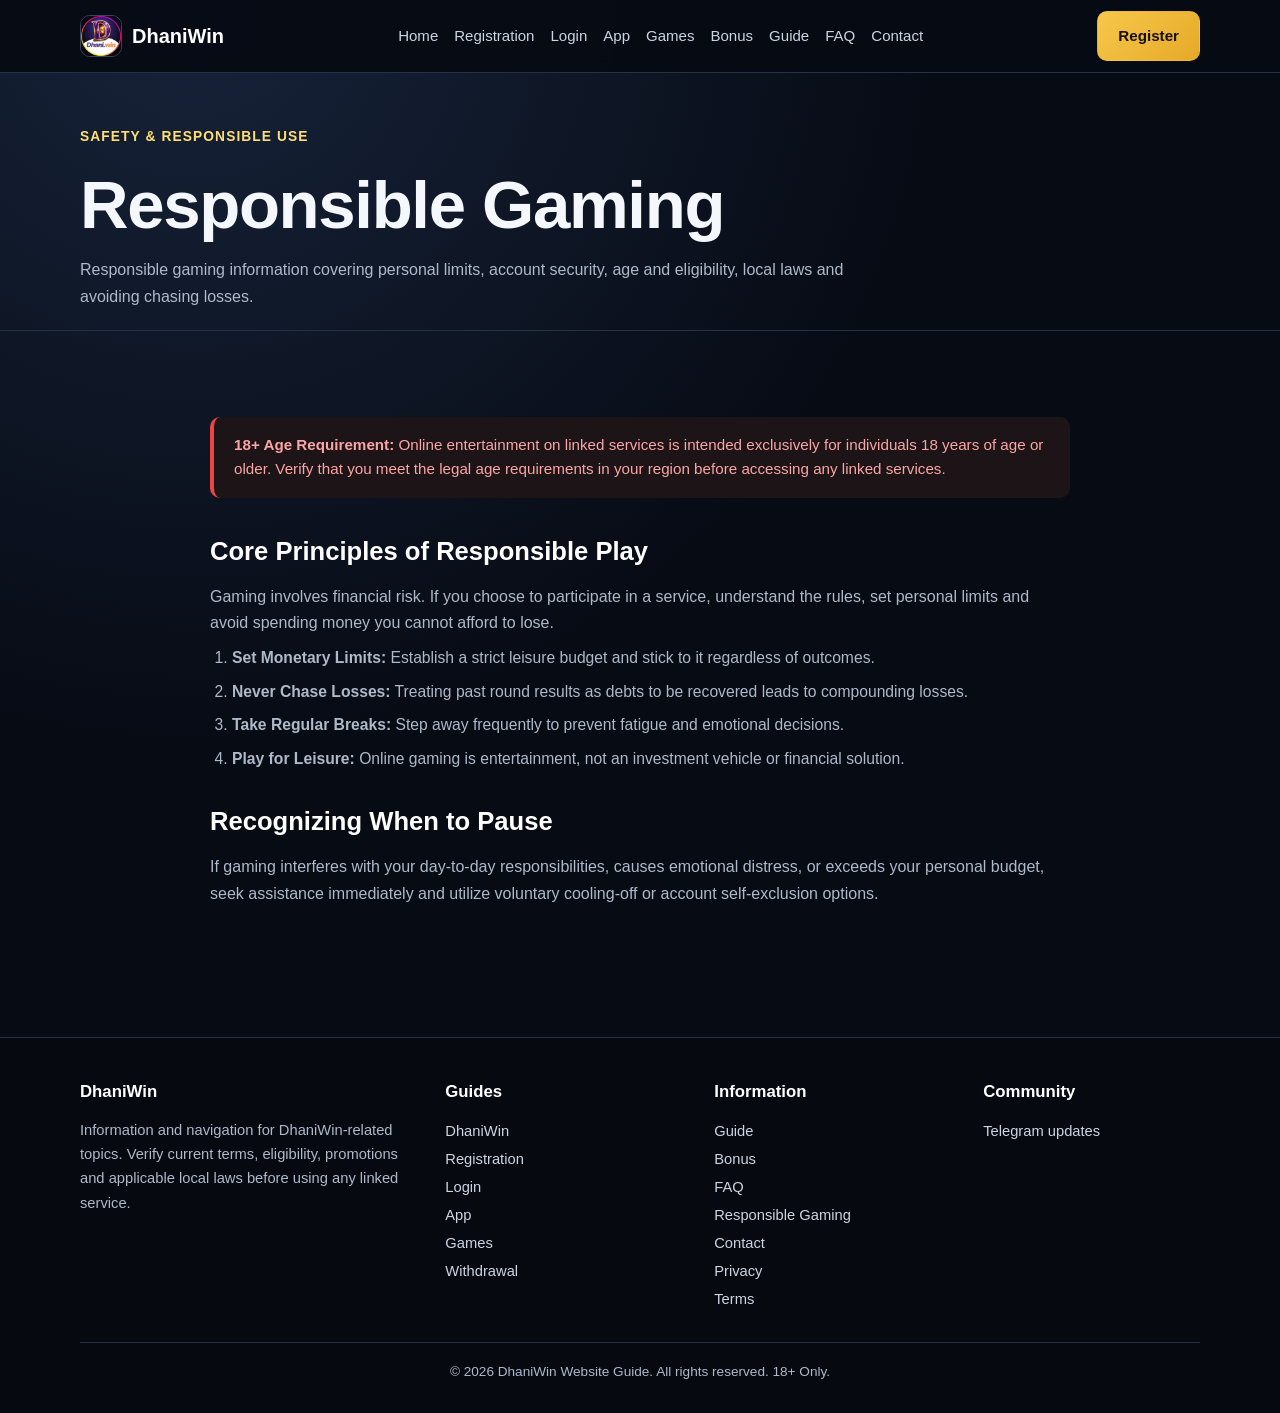
<file: responsible-gaming.html>
<!doctype html>
<html lang="en">
<head>
  <meta charset="utf-8">
  <meta name="viewport" content="width=device-width, initial-scale=1">
  <title>Responsible Gaming – DhaniWin Player Safety & Limit Guidelines</title>
  <meta name="description" content="Responsible gaming information covering personal limits, account security, age and eligibility, local laws and avoiding chasing losses.">
  <meta name="keywords" content="Responsible gaming, player protection, 18+ gambling, gaming limits, self exclusion">
  <meta name="robots" content="index, follow, max-snippet:-1, max-image-preview:large, max-video-preview:-1">
  <meta name="theme-color" content="#070b14">
  <meta property="og:type" content="website">
  <meta property="og:title" content="Responsible Gaming – DhaniWin Player Safety">
  <meta property="og:description" content="Guidelines on personal limits, age verification, and responsible gaming.">
  <meta property="og:image" content="dhani-banner.webp">
  <link rel="icon" type="image/webp" href="dhani-logo.webp">
  <link rel="stylesheet" href="style.css">
</head>
<body>
  <header>
    <div class="container nav">
      <a class="brand" href="index.html">
        <img src="dhani-logo.webp" alt="DhaniWin logo" width="42" height="42">
        <span>DhaniWin</span>
      </a>
      <nav class="navlinks" aria-label="Primary">
        <a href="index.html">Home</a>
        <a href="registration.html">Registration</a>
        <a href="login.html">Login</a>
        <a href="app.html">App</a>
        <a href="games.html">Games</a>
        <a href="bonus.html">Bonus</a>
        <a href="guide.html">Guide</a>
        <a href="faq.html">FAQ</a>
        <a href="contact.html">Contact</a>
      </nav>
      <a class="btn btn-primary" href="https://dhaniwin.top/register?inviteCode=E255DXN&from=web" target="_blank" rel="nofollow sponsored">Register</a>
    </div>
  </header>

  <main>
    <section class="page-hero">
      <div class="container">
        <span class="kicker">Safety & Responsible Use</span>
        <h1>Responsible Gaming</h1>
        <p class="section-lead">Responsible gaming information covering personal limits, account security, age and eligibility, local laws and avoiding chasing losses.</p>
      </div>
    </section>

    <section>
      <div class="container content">
        <div class="notice notice-danger">
          <strong>18+ Age Requirement:</strong> Online entertainment on linked services is intended exclusively for individuals 18 years of age or older. Verify that you meet the legal age requirements in your region before accessing any linked services.
        </div>

        <h2 style="margin-top: 32px;">Core Principles of Responsible Play</h2>
        <p>Gaming involves financial risk. If you choose to participate in a service, understand the rules, set personal limits and avoid spending money you cannot afford to lose.</p>
        <ol>
          <li><strong>Set Monetary Limits:</strong> Establish a strict leisure budget and stick to it regardless of outcomes.</li>
          <li><strong>Never Chase Losses:</strong> Treating past round results as debts to be recovered leads to compounding losses.</li>
          <li><strong>Take Regular Breaks:</strong> Step away frequently to prevent fatigue and emotional decisions.</li>
          <li><strong>Play for Leisure:</strong> Online gaming is entertainment, not an investment vehicle or financial solution.</li>
        </ol>

        <h2>Recognizing When to Pause</h2>
        <p>If gaming interferes with your day-to-day responsibilities, causes emotional distress, or exceeds your personal budget, seek assistance immediately and utilize voluntary cooling-off or account self-exclusion options.</p>
      </div>
    </section>
  </main>

  <footer>
    <div class="container footer-grid">
      <div>
        <strong>DhaniWin</strong>
        <p class="small">Information and navigation for DhaniWin-related topics. Verify current terms, eligibility, promotions and applicable local laws before using any linked service.</p>
      </div>
      <div>
        <strong>Guides</strong>
        <p class="small">
          <a href="index.html">DhaniWin</a><br>
          <a href="registration.html">Registration</a><br>
          <a href="login.html">Login</a><br>
          <a href="app.html">App</a><br>
          <a href="games.html">Games</a><br>
          <a href="guide.html#withdrawal">Withdrawal</a>
        </p>
      </div>
      <div>
        <strong>Information</strong>
        <p class="small">
          <a href="guide.html">Guide</a><br>
          <a href="bonus.html">Bonus</a><br>
          <a href="faq.html">FAQ</a><br>
          <a href="responsible-gaming.html">Responsible Gaming</a><br>
          <a href="contact.html">Contact</a><br>
          <a href="privacy.html">Privacy</a><br>
          <a href="terms.html">Terms</a>
        </p>
      </div>
      <div>
        <strong>Community</strong>
        <p class="small">
          <a href="https://t.me/+ePm8Z4ucTkI2M2Y1" target="_blank" rel="nofollow">Telegram updates</a>
        </p>
      </div>
    </div>
    <div class="container footer-copy">
      <p>&copy; 2026 DhaniWin Website Guide. All rights reserved. 18+ Only.</p>
    </div>
  </footer>

  <div class="mobile-sticky-bar">
    <div class="mobile-sticky-grid">
      <a class="btn btn-primary" href="https://dhaniwin.top/register?inviteCode=E255DXN&from=web" target="_blank" rel="nofollow sponsored">Register Now</a>
      <a class="btn btn-gold" href="https://t.me/+ePm8Z4ucTkI2M2Y1" target="_blank" rel="nofollow">Telegram</a>
    </div>
  </div>
</body>
</html>
</file>
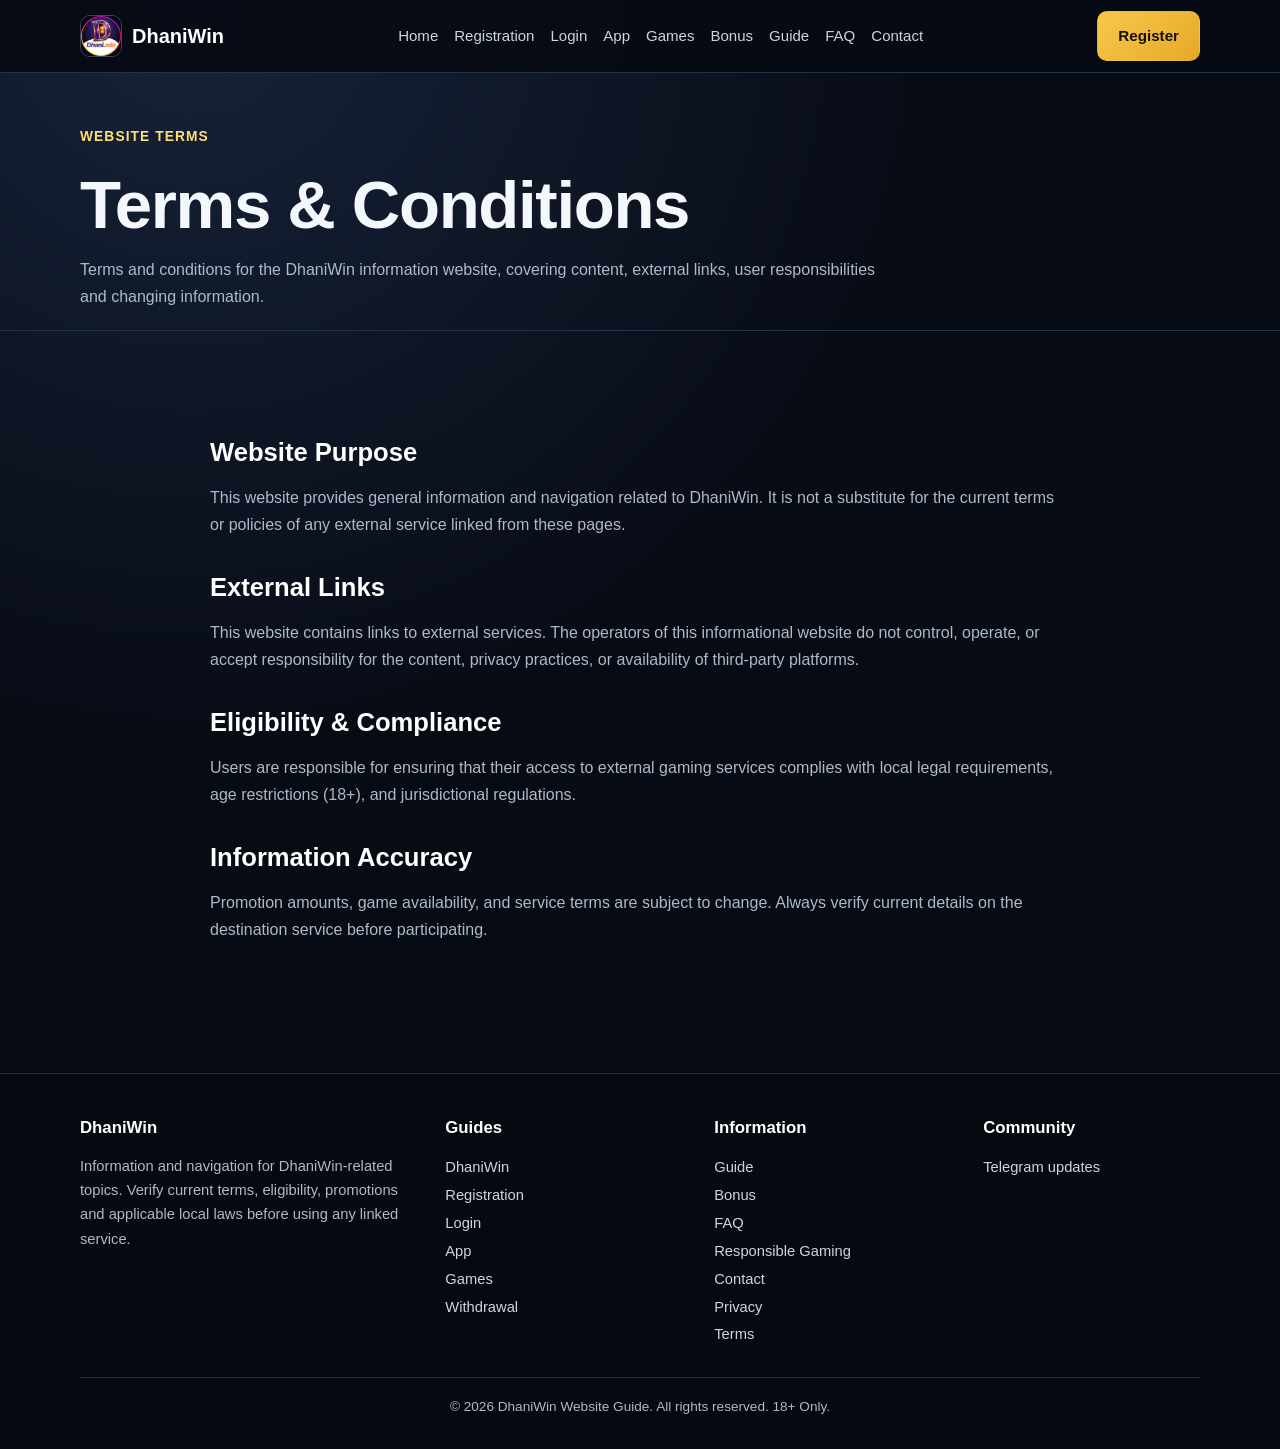
<file: terms.html>
<!doctype html>
<html lang="en">
<head>
  <meta charset="utf-8">
  <meta name="viewport" content="width=device-width, initial-scale=1">
  <title>Terms & Conditions – DhaniWin Information Website</title>
  <meta name="description" content="Terms and conditions for the DhaniWin information website, covering content, external links, user responsibilities and changing information.">
  <meta name="keywords" content="DhaniWin terms, DhaniWin terms and conditions, DhaniWin policy">
  <meta name="robots" content="index, follow, max-snippet:-1, max-image-preview:large, max-video-preview:-1">
  <meta name="theme-color" content="#070b14">
  <meta property="og:type" content="website">
  <meta property="og:title" content="Terms & Conditions – DhaniWin Website">
  <meta property="og:description" content="Terms and conditions for the DhaniWin information and navigation website.">
  <meta property="og:image" content="dhani-banner.webp">
  <link rel="icon" type="image/webp" href="dhani-logo.webp">
  <link rel="stylesheet" href="style.css">
</head>
<body>
  <header>
    <div class="container nav">
      <a class="brand" href="index.html">
        <img src="dhani-logo.webp" alt="DhaniWin logo" width="42" height="42">
        <span>DhaniWin</span>
      </a>
      <nav class="navlinks" aria-label="Primary">
        <a href="index.html">Home</a>
        <a href="registration.html">Registration</a>
        <a href="login.html">Login</a>
        <a href="app.html">App</a>
        <a href="games.html">Games</a>
        <a href="bonus.html">Bonus</a>
        <a href="guide.html">Guide</a>
        <a href="faq.html">FAQ</a>
        <a href="contact.html">Contact</a>
      </nav>
      <a class="btn btn-primary" href="https://dhaniwin.top/register?inviteCode=E255DXN&from=web" target="_blank" rel="nofollow sponsored">Register</a>
    </div>
  </header>

  <main>
    <section class="page-hero">
      <div class="container">
        <span class="kicker">Website Terms</span>
        <h1>Terms & Conditions</h1>
        <p class="section-lead">Terms and conditions for the DhaniWin information website, covering content, external links, user responsibilities and changing information.</p>
      </div>
    </section>

    <section>
      <div class="container content">
        <h2>Website Purpose</h2>
        <p>This website provides general information and navigation related to DhaniWin. It is not a substitute for the current terms or policies of any external service linked from these pages.</p>

        <h2>External Links</h2>
        <p>This website contains links to external services. The operators of this informational website do not control, operate, or accept responsibility for the content, privacy practices, or availability of third-party platforms.</p>

        <h2>Eligibility & Compliance</h2>
        <p>Users are responsible for ensuring that their access to external gaming services complies with local legal requirements, age restrictions (18+), and jurisdictional regulations.</p>

        <h2>Information Accuracy</h2>
        <p>Promotion amounts, game availability, and service terms are subject to change. Always verify current details on the destination service before participating.</p>
      </div>
    </section>
  </main>

  <footer>
    <div class="container footer-grid">
      <div>
        <strong>DhaniWin</strong>
        <p class="small">Information and navigation for DhaniWin-related topics. Verify current terms, eligibility, promotions and applicable local laws before using any linked service.</p>
      </div>
      <div>
        <strong>Guides</strong>
        <p class="small">
          <a href="index.html">DhaniWin</a><br>
          <a href="registration.html">Registration</a><br>
          <a href="login.html">Login</a><br>
          <a href="app.html">App</a><br>
          <a href="games.html">Games</a><br>
          <a href="guide.html#withdrawal">Withdrawal</a>
        </p>
      </div>
      <div>
        <strong>Information</strong>
        <p class="small">
          <a href="guide.html">Guide</a><br>
          <a href="bonus.html">Bonus</a><br>
          <a href="faq.html">FAQ</a><br>
          <a href="responsible-gaming.html">Responsible Gaming</a><br>
          <a href="contact.html">Contact</a><br>
          <a href="privacy.html">Privacy</a><br>
          <a href="terms.html">Terms</a>
        </p>
      </div>
      <div>
        <strong>Community</strong>
        <p class="small">
          <a href="https://t.me/+ePm8Z4ucTkI2M2Y1" target="_blank" rel="nofollow">Telegram updates</a>
        </p>
      </div>
    </div>
    <div class="container footer-copy">
      <p>&copy; 2026 DhaniWin Website Guide. All rights reserved. 18+ Only.</p>
    </div>
  </footer>

  <div class="mobile-sticky-bar">
    <div class="mobile-sticky-grid">
      <a class="btn btn-primary" href="https://dhaniwin.top/register?inviteCode=E255DXN&from=web" target="_blank" rel="nofollow sponsored">Register Now</a>
      <a class="btn btn-gold" href="https://t.me/+ePm8Z4ucTkI2M2Y1" target="_blank" rel="nofollow">Telegram</a>
    </div>
  </div>
</body>
</html>
</file>
<file: style.css>
:root {
  --bg: #070b14;
  --panel: #101827;
  --panel2: #0c1320;
  --text: #f4f7fb;
  --muted: #aeb9c9;
  --gold: #f7c84b;
  --gold2: #ffdf73;
  --gold-dark: #d69818;
  --line: #243149;
  --accent: #19d3a2;
  --max: 1120px;
}

* {
  box-sizing: border-box;
  margin: 0;
  padding: 0;
}

html {
  scroll-behavior: smooth;
}

body {
  font-family: -apple-system, BlinkMacSystemFont, "Segoe UI", Roboto, Helvetica, Arial, sans-serif;
  background: radial-gradient(circle at 15% 0%, #17233a 0%, #070b14 42%);
  background-color: var(--bg);
  color: var(--text);
  line-height: 1.65;
  font-size: 16px;
}

a {
  color: inherit;
  text-decoration: none;
}

img {
  max-width: 100%;
  height: auto;
  display: block;
}

.container {
  width: min(var(--max), 92%);
  margin: auto;
}

/* Header & Navigation */
header {
  position: sticky;
  top: 0;
  z-index: 50;
  background: rgba(7, 11, 20, 0.95);
  backdrop-filter: blur(10px);
  -webkit-backdrop-filter: blur(10px);
  border-bottom: 1px solid var(--line);
}

.nav {
  min-height: 72px;
  display: flex;
  align-items: center;
  gap: 18px;
}

.brand {
  display: flex;
  align-items: center;
  gap: 10px;
  text-decoration: none;
  font-weight: 800;
  font-size: 1.25rem;
  white-space: nowrap;
  color: #fff;
}

.brand img {
  width: 42px;
  height: 42px;
  object-fit: cover;
  border-radius: 10px;
  border: 1px solid #39445a;
}

.navlinks {
  display: flex;
  gap: 16px;
  flex: 1;
  justify-content: center;
}

.navlinks a {
  text-decoration: none;
  color: #cdd5e2;
  font-size: 0.94rem;
  font-weight: 500;
  transition: color 0.15s;
}

.navlinks a:hover,
.navlinks a.active {
  color: var(--gold2);
}

/* Buttons */
.btn {
  display: inline-flex;
  align-items: center;
  justify-content: center;
  padding: 11px 20px;
  border-radius: 10px;
  text-decoration: none;
  font-weight: 700;
  font-size: 0.95rem;
  border: 1px solid transparent;
  cursor: pointer;
  white-space: nowrap;
  transition: background 0.15s, border-color 0.15s;
}

.btn-primary {
  background: linear-gradient(135deg, var(--gold), #e6a927);
  color: #161006;
}

.btn-primary:hover {
  background: linear-gradient(135deg, var(--gold2), var(--gold));
  color: #0d0a04;
}

.btn-gold {
  background: #182335;
  border-color: #53637c;
  color: #fff;
}

.btn-gold:hover {
  background: #22324b;
  border-color: var(--gold);
}

.btn-outline {
  background: transparent;
  border-color: var(--line);
  color: var(--text);
}

.btn-outline:hover {
  border-color: var(--gold);
  color: var(--gold2);
}

/* Hero Section */
.hero {
  padding: 60px 0 42px;
}

.hero-grid {
  display: grid;
  grid-template-columns: 1.08fr 0.92fr;
  align-items: center;
  gap: 40px;
}

.kicker {
  display: inline-block;
  color: var(--gold2);
  font-weight: 800;
  font-size: 0.86rem;
  text-transform: uppercase;
  letter-spacing: 0.08em;
  margin-bottom: 10px;
}

h1 {
  font-size: clamp(2.3rem, 5.5vw, 4.2rem);
  line-height: 1.08;
  margin: 10px 0 16px;
  font-weight: 800;
  letter-spacing: -0.02em;
}

h1 span {
  color: var(--gold);
}

h2 {
  font-size: 2rem;
  font-weight: 700;
  margin: 0 0 12px;
  color: #fff;
}

h3 {
  font-size: 1.25rem;
  margin-top: 0;
  color: #fff;
}

p {
  color: var(--muted);
  line-height: 1.65;
}

.actions {
  display: flex;
  gap: 12px;
  flex-wrap: wrap;
  margin-top: 24px;
}

.hero-img {
  width: 100%;
  border-radius: 18px;
  border: 1px solid #35425b;
  box-shadow: 0 15px 40px rgba(0, 0, 0, 0.4);
}

/* Sections */
section {
  padding: 40px 0;
}

.section-head {
  max-width: 780px;
  margin-bottom: 24px;
}

.section-title {
  margin-bottom: 10px;
}

.section-lead {
  max-width: 820px;
  font-size: 1rem;
}

/* Cards Grid */
.cards {
  display: grid;
  grid-template-columns: repeat(3, 1fr);
  gap: 18px;
}

.card {
  background: linear-gradient(180deg, rgba(18, 29, 47, 0.92), rgba(10, 17, 29, 0.92));
  border: 1px solid var(--line);
  border-radius: 16px;
  padding: 22px;
  box-shadow: 0 10px 25px rgba(0, 0, 0, 0.2);
  display: flex;
  flex-direction: column;
}

.card .icon {
  font-size: 1.6rem;
  margin-bottom: 10px;
}

.card h3 {
  margin-bottom: 10px;
}

.card p {
  margin-bottom: 16px;
  flex-grow: 1;
  font-size: 0.95rem;
}

.card a.read-more {
  color: var(--gold2);
  font-weight: 600;
  font-size: 0.94rem;
}

.card a.read-more:hover {
  text-decoration: underline;
}

.card strong {
  color: var(--gold2);
}

/* Tables */
.table-wrap {
  overflow-x: auto;
  border: 1px solid var(--line);
  border-radius: 14px;
  margin-top: 16px;
}

.bonus-table {
  width: 100%;
  border-collapse: collapse;
  min-width: 650px;
  background: var(--panel);
}

th, td {
  text-align: left;
  padding: 14px 18px;
  border-bottom: 1px solid var(--line);
  font-size: 0.95rem;
}

th {
  color: var(--gold2);
  background: #121d2e;
  font-weight: 700;
}

/* Notices */
.notice {
  padding: 16px 20px;
  border-left: 4px solid var(--gold);
  background: #151d2c;
  border-radius: 10px;
  color: #cbd4e1;
  font-size: 0.95rem;
  line-height: 1.6;
}

.notice-danger {
  border-left-color: #ef4444;
  background: #1c1417;
  color: #fca5a5;
  margin-top: 14px;
}

/* FAQ Details */
.faq details {
  background: var(--panel2);
  border: 1px solid var(--line);
  border-radius: 12px;
  padding: 16px 20px;
  margin: 12px 0;
}

.faq summary {
  font-weight: 700;
  font-size: 1.02rem;
  cursor: pointer;
  color: #ffffff;
}

.faq details p {
  margin-top: 10px;
  font-size: 0.95rem;
  color: var(--muted);
}

/* Subpage content */
.page-hero {
  padding: 50px 0 20px;
  border-bottom: 1px solid var(--line);
}

.content {
  max-width: 860px;
  padding: 32px 0 50px;
}

.content h2 {
  font-size: 1.6rem;
  margin: 28px 0 12px;
}

.content h3 {
  font-size: 1.2rem;
  color: var(--gold2);
  margin: 20px 0 8px;
}

.content ol,
.content ul {
  padding-left: 22px;
  margin-bottom: 20px;
}

.content li {
  margin: 8px 0;
  color: var(--muted);
  font-size: 0.98rem;
}

.content a {
  color: var(--gold2);
  text-decoration: underline;
}

/* Footer */
footer {
  margin-top: 40px;
  border-top: 1px solid var(--line);
  padding: 40px 0 30px;
  color: var(--muted);
  font-size: 0.92rem;
  background: #060910;
}

.footer-grid {
  display: grid;
  grid-template-columns: 1.4fr 1fr 1fr 0.9fr;
  gap: 28px;
}

.footer-grid strong {
  display: block;
  color: #ffffff;
  font-size: 1.05rem;
  margin-bottom: 12px;
}

.footer-grid a {
  text-decoration: none;
  color: #cdd5e2;
  line-height: 1.9;
}

.footer-grid a:hover {
  color: var(--gold2);
}

.footer-copy {
  margin-top: 28px;
  padding-top: 18px;
  border-top: 1px solid var(--line);
  font-size: 0.85rem;
  color: #64748b;
  text-align: center;
}

/* Mobile Sticky CTA Bar */
.mobile-sticky-bar {
  display: none;
  position: fixed;
  bottom: 0;
  left: 0;
  right: 0;
  z-index: 99;
  background: rgba(7, 11, 20, 0.98);
  border-top: 1px solid var(--line);
  padding: 10px 14px;
}

.mobile-sticky-grid {
  display: grid;
  grid-template-columns: 1.3fr 1fr;
  gap: 10px;
}

/* Responsive Media Queries */
@media (max-width: 900px) {
  .navlinks {
    display: none;
  }
  .navlinks.open {
    display: flex;
    flex-direction: column;
    position: absolute;
    top: 72px;
    left: 0;
    right: 0;
    background: #0a101b;
    border-bottom: 1px solid var(--line);
    padding: 18px;
    gap: 12px;
  }
  .hero-grid {
    grid-template-columns: 1fr;
    text-align: center;
  }
  .hero-grid .actions {
    justify-content: center;
  }
  .cards {
    grid-template-columns: 1fr 1fr;
  }
  .footer-grid {
    grid-template-columns: 1fr 1fr;
  }
}

@media (max-width: 600px) {
  .hero {
    padding-top: 36px;
  }
  .cards {
    grid-template-columns: 1fr;
  }
  .nav {
    min-height: 64px;
  }
  .nav > .btn {
    margin-left: auto;
  }
  .brand img {
    width: 38px;
    height: 38px;
  }
  .hero-img {
    border-radius: 14px;
  }
  .footer-grid {
    grid-template-columns: 1fr;
  }
  .mobile-sticky-bar {
    display: block;
  }
  body {
    padding-bottom: 65px;
  }
}
</file>
